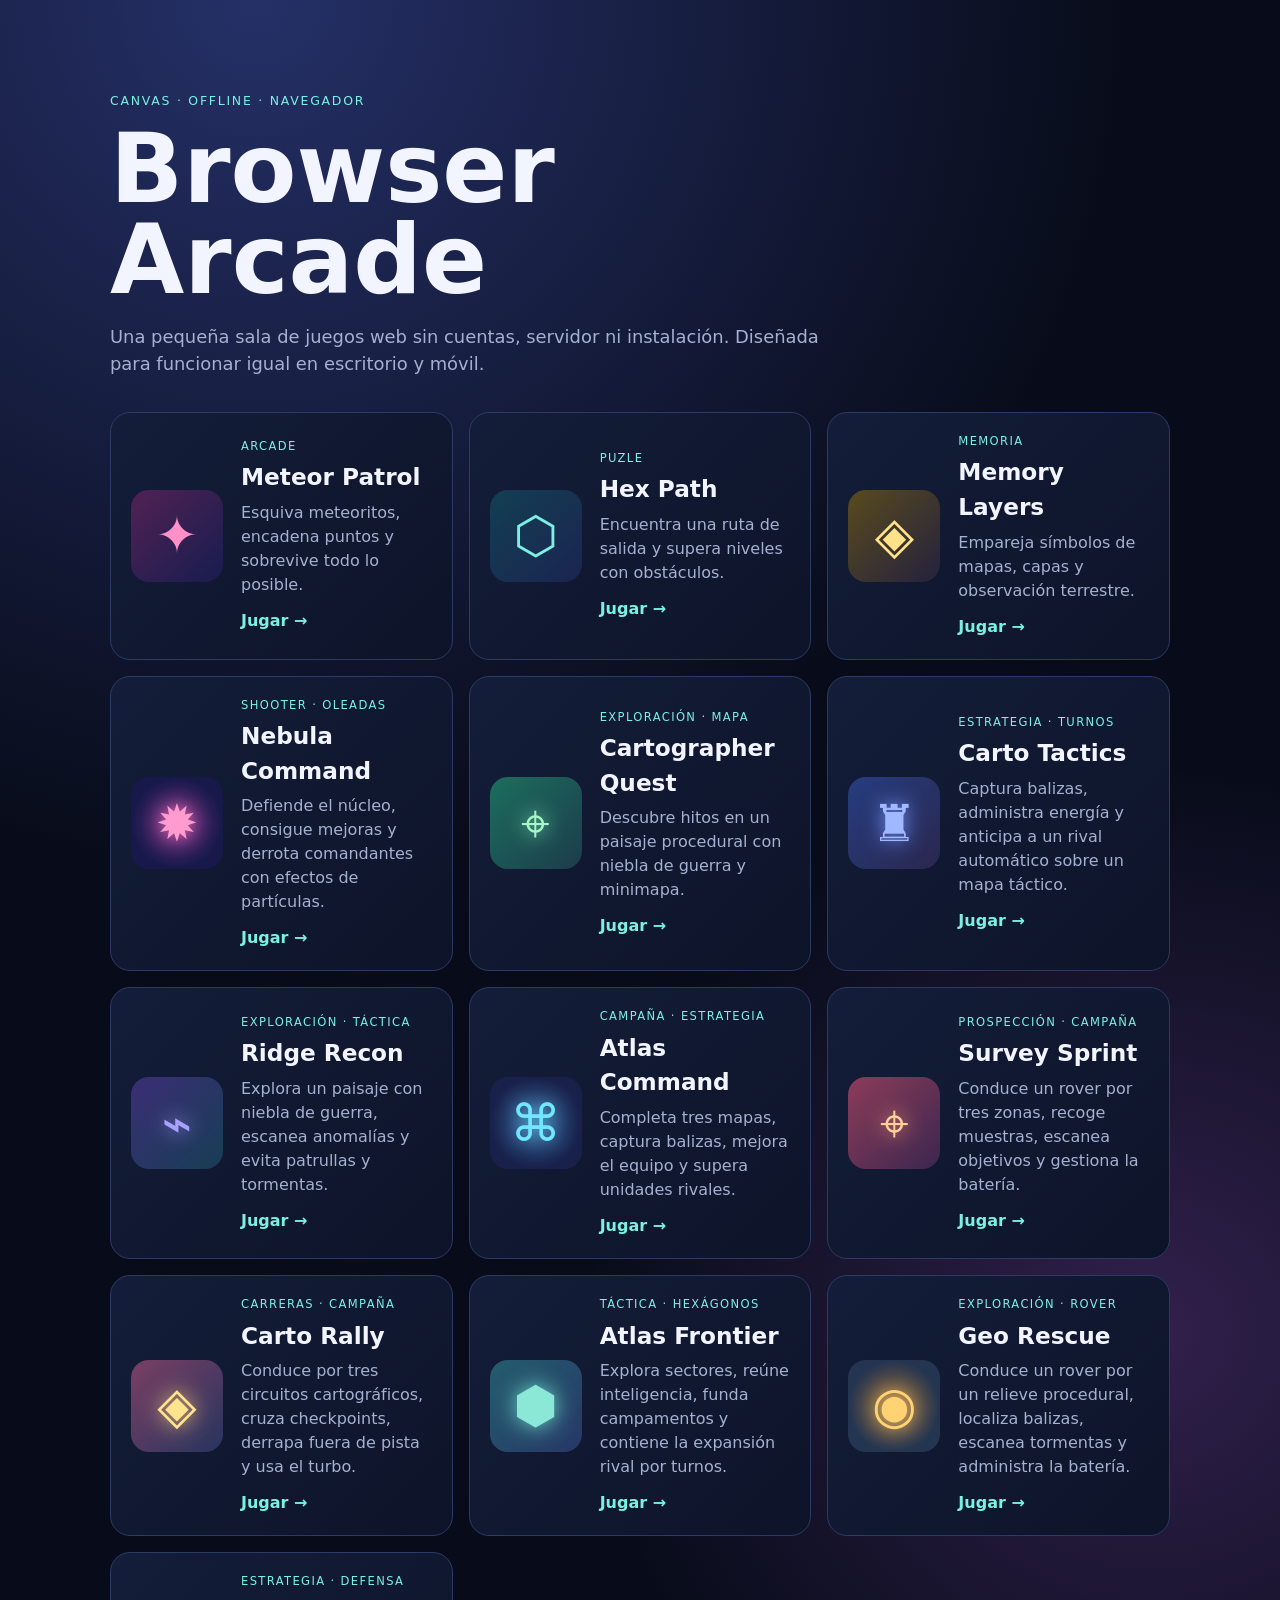
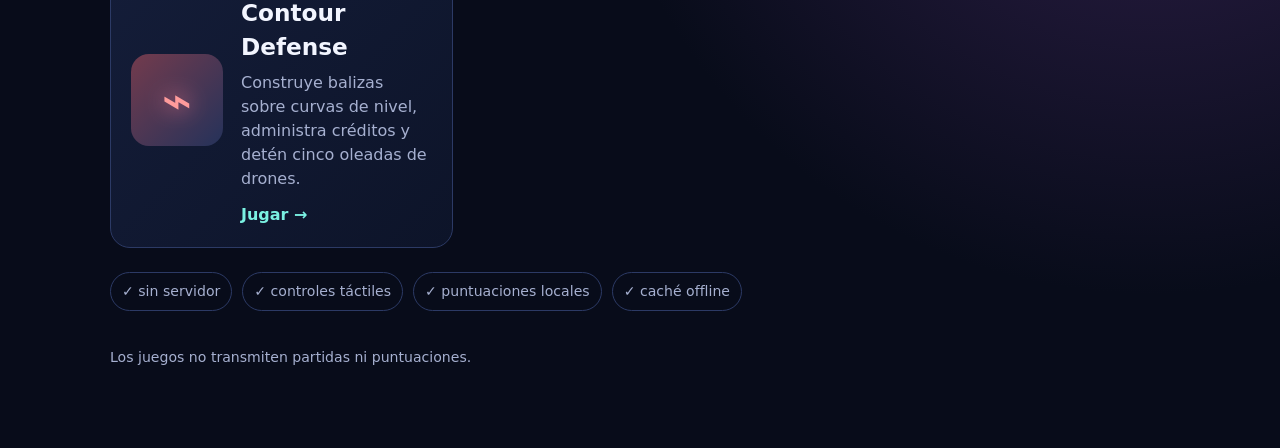
<file: index.html>
<!doctype html>
<html lang="es">
<head>
  <meta charset="utf-8">
  <meta name="viewport" content="width=device-width,initial-scale=1">
  <meta name="theme-color" content="#0b1224">
  <meta name="description" content="Juegos web estáticos que funcionan localmente en el navegador">
  <link rel="manifest" href="manifest.webmanifest">
  <link rel="stylesheet" href="styles.css">
  <title>Browser Arcade Web Tools</title>
</head>
<body>
  <main class="shell">
    <header class="hero"><p class="eyebrow">canvas · offline · navegador</p><h1>Browser Arcade</h1><p>Una pequeña sala de juegos web sin cuentas, servidor ni instalación. Diseñada para funcionar igual en escritorio y móvil.</p></header>
    <section class="games" aria-label="Juegos disponibles">
      <a class="game-card meteor" href="juegos/meteor-patrol/"><span class="art">✦</span><div><p class="tag">arcade</p><h2>Meteor Patrol</h2><p>Esquiva meteoritos, encadena puntos y sobrevive todo lo posible.</p><span class="play">Jugar →</span></div></a>
      <a class="game-card path" href="juegos/hex-path/"><span class="art">⬡</span><div><p class="tag">puzle</p><h2>Hex Path</h2><p>Encuentra una ruta de salida y supera niveles con obstáculos.</p><span class="play">Jugar →</span></div></a>
      <a class="game-card memory" href="juegos/memory-layers/"><span class="art">◈</span><div><p class="tag">memoria</p><h2>Memory Layers</h2><p>Empareja símbolos de mapas, capas y observación terrestre.</p><span class="play">Jugar →</span></div></a>
      <a class="game-card nebula" href="juegos/nebula-command/"><span class="art">✹</span><div><p class="tag">shooter · oleadas</p><h2>Nebula Command</h2><p>Defiende el núcleo, consigue mejoras y derrota comandantes con efectos de partículas.</p><span class="play">Jugar →</span></div></a>
      <a class="game-card cartographer" href="juegos/cartographer-quest/"><span class="art">⌖</span><div><p class="tag">exploración · mapa</p><h2>Cartographer Quest</h2><p>Descubre hitos en un paisaje procedural con niebla de guerra y minimapa.</p><span class="play">Jugar →</span></div></a>
      <a class="game-card tactics" href="juegos/carto-tactics/"><span class="art">♜</span><div><p class="tag">estrategia · turnos</p><h2>Carto Tactics</h2><p>Captura balizas, administra energía y anticipa a un rival automático sobre un mapa táctico.</p><span class="play">Jugar →</span></div></a>
      <a class="game-card ridge" href="juegos/ridge-recon/"><span class="art">⌁</span><div><p class="tag">exploración · táctica</p><h2>Ridge Recon</h2><p>Explora un paisaje con niebla de guerra, escanea anomalías y evita patrullas y tormentas.</p><span class="play">Jugar →</span></div></a>
      <a class="game-card command" href="juegos/atlas-command/"><span class="art">⌘</span><div><p class="tag">campaña · estrategia</p><h2>Atlas Command</h2><p>Completa tres mapas, captura balizas, mejora el equipo y supera unidades rivales.</p><span class="play">Jugar →</span></div></a>
      <a class="game-card survey" href="juegos/survey-sprint/"><span class="art">⌖</span><div><p class="tag">prospección · campaña</p><h2>Survey Sprint</h2><p>Conduce un rover por tres zonas, recoge muestras, escanea objetivos y gestiona la batería.</p><span class="play">Jugar →</span></div></a>
      <a class="game-card rally" href="juegos/carto-rally/"><span class="art">◈</span><div><p class="tag">carreras · campaña</p><h2>Carto Rally</h2><p>Conduce por tres circuitos cartográficos, cruza checkpoints, derrapa fuera de pista y usa el turbo.</p><span class="play">Jugar →</span></div></a>
      <a class="game-card frontier" href="juegos/atlas-frontier/"><span class="art">⬢</span><div><p class="tag">táctica · hexágonos</p><h2>Atlas Frontier</h2><p>Explora sectores, reúne inteligencia, funda campamentos y contiene la expansión rival por turnos.</p><span class="play">Jugar →</span></div></a>
      <a class="game-card rescue" href="juegos/geo-rescue/"><span class="art">◉</span><div><p class="tag">exploración · rover</p><h2>Geo Rescue</h2><p>Conduce un rover por un relieve procedural, localiza balizas, escanea tormentas y administra la batería.</p><span class="play">Jugar →</span></div></a>
      <a class="game-card defense" href="juegos/contour-defense/"><span class="art">⌁</span><div><p class="tag">estrategia · defensa</p><h2>Contour Defense</h2><p>Construye balizas sobre curvas de nivel, administra créditos y detén cinco oleadas de drones.</p><span class="play">Jugar →</span></div></a>
    </section>
    <section class="features"><span>✓ sin servidor</span><span>✓ controles táctiles</span><span>✓ puntuaciones locales</span><span>✓ caché offline</span></section>
    <footer>Los juegos no transmiten partidas ni puntuaciones.</footer>
  </main>
  <script>if('serviceWorker'in navigator)navigator.serviceWorker.register('./sw.js').catch(()=>{});</script>
</body>
</html>
</file>
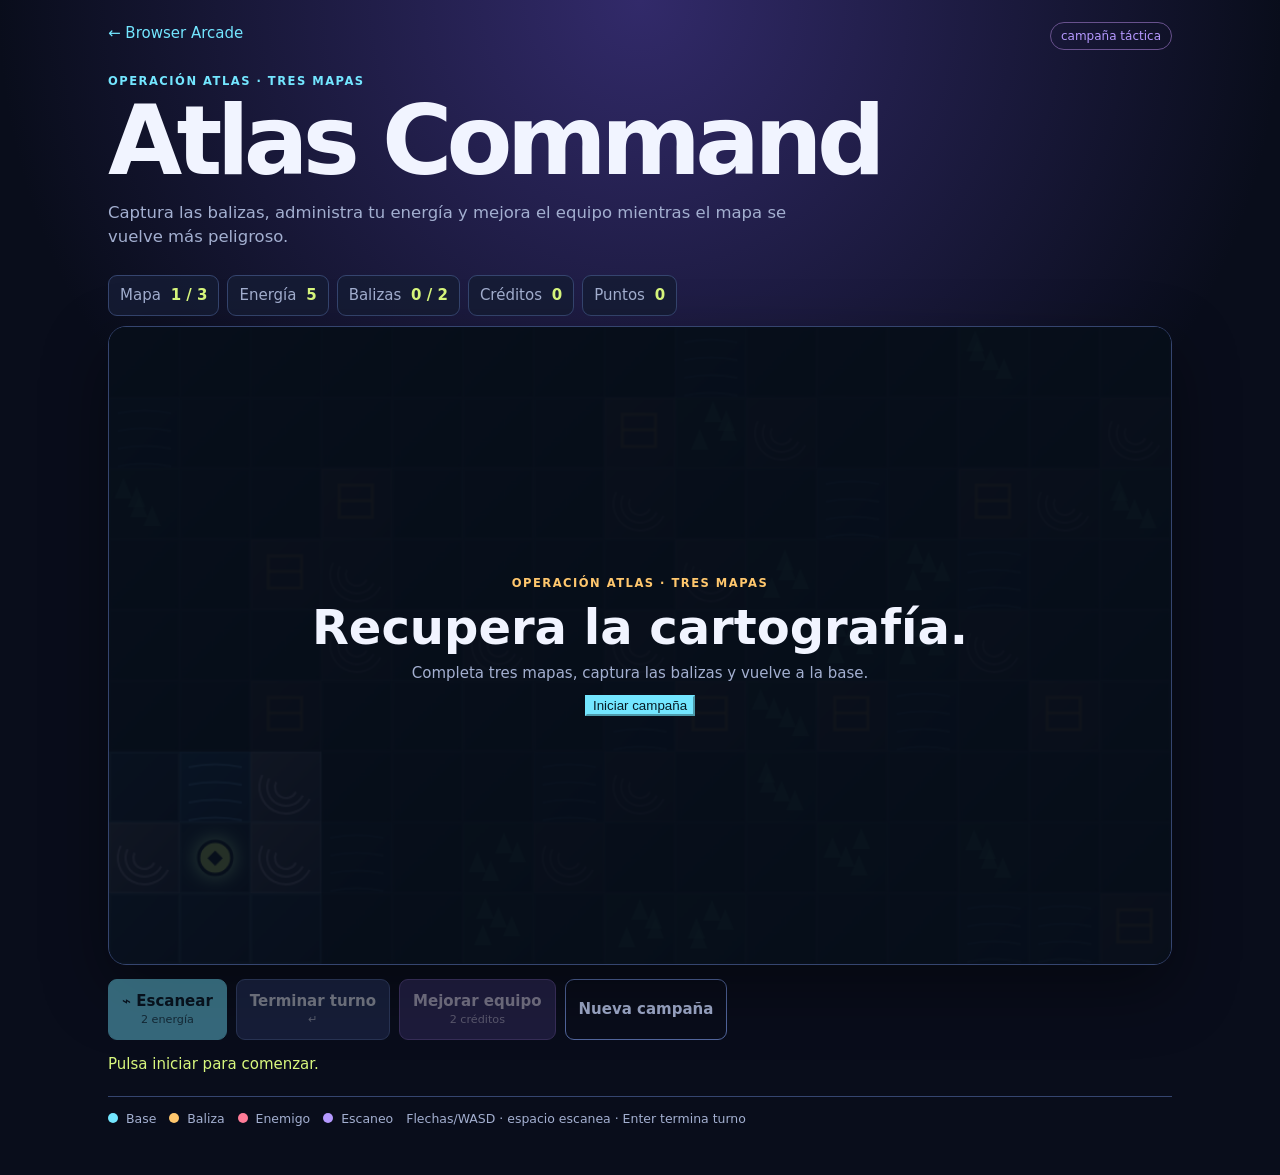
<file: juegos/atlas-command/index.html>
<!doctype html>
<html lang="es">
<head>
  <meta charset="utf-8">
  <meta name="viewport" content="width=device-width,initial-scale=1,viewport-fit=cover">
  <meta name="description" content="Atlas Command, campaña táctica de exploración y captura de balizas para navegador y móvil.">
  <title>Atlas Command · Browser Arcade</title>
  <link rel="stylesheet" href="styles.css">
</head>
<body>
  <main class="game"><header class="hero"><a href="../../">← Browser Arcade</a><span class="badge">campaña táctica</span><p class="eyebrow">OPERACIÓN ATLAS · TRES MAPAS</p><h1>Atlas Command</h1><p>Captura las balizas, administra tu energía y mejora el equipo mientras el mapa se vuelve más peligroso.</p></header>
    <section class="hud" aria-label="Estado de campaña"><span>Mapa <b id="stage">1 / 3</b></span><span>Energía <b id="energy">5</b></span><span>Balizas <b id="beacons">0 / 2</b></span><span>Créditos <b id="credits">0</b></span><span>Puntos <b id="score">0</b></span></section>
    <section class="board-wrap"><canvas id="board" width="960" height="576" aria-label="Mapa táctico de Atlas Command"></canvas><div id="message" class="message"><p class="eyebrow">OPERACIÓN ATLAS</p><strong>Recupera la cartografía.</strong><span>Completa tres mapas, escanea la niebla y vuelve a la base después de capturar cada baliza.</span><button id="start" type="button" class="primary">Iniciar campaña</button></div></section>
    <section class="controls"><div class="actions"><button id="scan" type="button" class="primary" disabled>⌁ Escanear <small>2 energía</small></button><button id="end" type="button" class="secondary" disabled>Terminar turno <small>↵</small></button><button id="upgrade" type="button" class="upgrade" disabled>Mejorar equipo <small>2 créditos</small></button><button id="restart" type="button" class="ghost">Nueva campaña</button></div><div class="touch" aria-label="Controles táctiles"><button type="button" data-move="up" aria-label="Mover arriba">↑</button><div><button type="button" data-move="left" aria-label="Mover izquierda">←</button><button type="button" data-move="down" aria-label="Mover abajo">↓</button><button type="button" data-move="right" aria-label="Mover derecha">→</button></div></div><p id="status" class="status" role="status">Pulsa iniciar para comenzar.</p></section>
    <section class="legend"><span><i class="dot base"></i> Base</span><span><i class="dot beacon"></i> Baliza</span><span><i class="dot enemy"></i> Enemigo</span><span><i class="dot scan"></i> Escaneo</span><span>Flechas/WASD · espacio escanea · Enter termina turno</span></section>
  </main>
  <script src="app.js?v=atlas-command-1"></script>
</body>
</html>
</file>
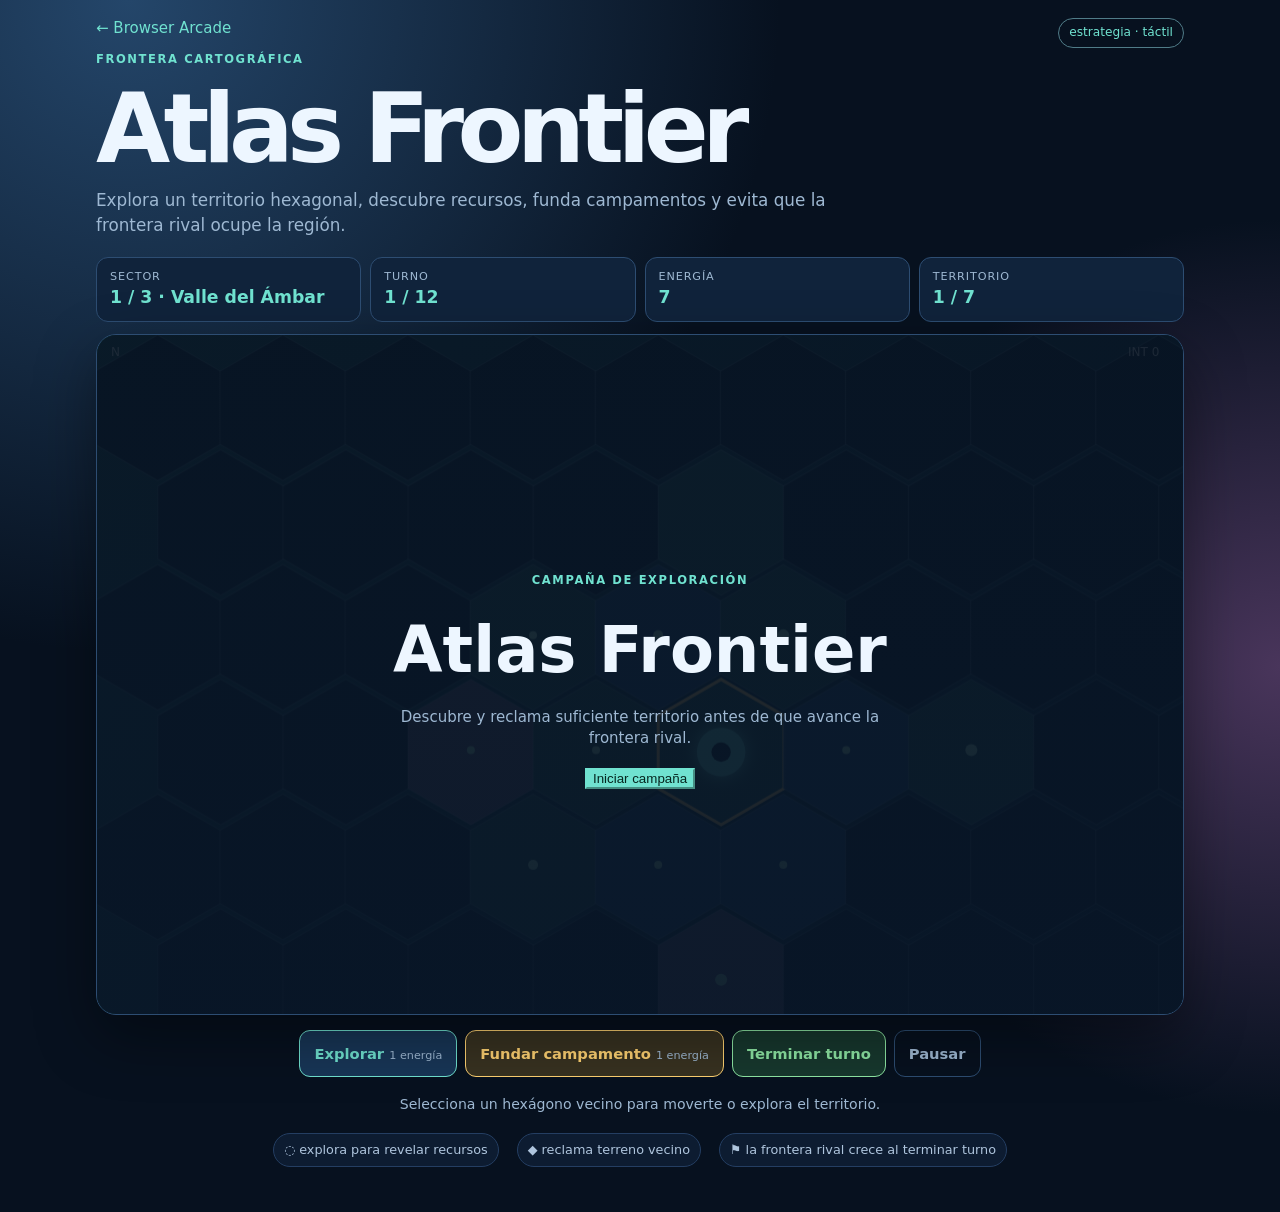
<file: juegos/atlas-frontier/index.html>
<!doctype html>
<html lang="es">
<head>
  <meta charset="utf-8">
  <meta name="viewport" content="width=device-width,initial-scale=1">
  <meta name="theme-color" content="#0a1424">
  <meta name="description" content="Juego táctico hexagonal de exploración cartográfica con campaña y recursos.">
  <link rel="stylesheet" href="styles.css">
  <title>Atlas Frontier · Browser Arcade</title>
</head>
<body>
  <main class="game">
    <header><a href="../../">← Browser Arcade</a><span class="badge">estrategia · táctil</span><p class="eyebrow">frontera cartográfica</p><h1>Atlas Frontier</h1><p class="intro">Explora un territorio hexagonal, descubre recursos, funda campamentos y evita que la frontera rival ocupe la región.</p></header>
    <section class="hud" aria-label="Estado de campaña"><div><span>Sector</span><b id="mission">1 / 3</b></div><div><span>Turno</span><b id="turn">1 / 12</b></div><div><span>Energía</span><b id="energy">7</b></div><div><span>Territorio</span><b id="territory">1 / 7</b></div></section>
    <section class="stage"><canvas id="canvas" aria-label="Mapa táctico hexagonal"></canvas><div class="overlay" id="overlay"><p class="eyebrow">campaña de exploración</p><h2 id="overlayTitle">Atlas Frontier</h2><p id="overlayText">Descubre y reclama suficiente territorio antes de que avance la frontera rival.</p><button type="button" id="start" class="primary">Iniciar campaña</button></div></section>
    <section class="actions" aria-label="Acciones de campaña"><button type="button" id="survey" class="scan">Explorar <span>1 energía</span></button><button type="button" id="claim" class="claim">Fundar campamento <span>1 energía</span></button><button type="button" id="end" class="end">Terminar turno</button><button type="button" id="pause" class="ghost">Pausar</button></section>
    <p id="status" class="status" role="status" aria-live="polite">Toca un hexágono para seleccionarlo · S explora · A funda · E termina turno.</p>
    <section class="tips"><span>◌ explora para revelar recursos</span><span>◆ reclama terreno vecino</span><span>⚑ la frontera rival crece al terminar turno</span></section>
  </main>
  <script src="app.js"></script>
</body>
</html>
</file>
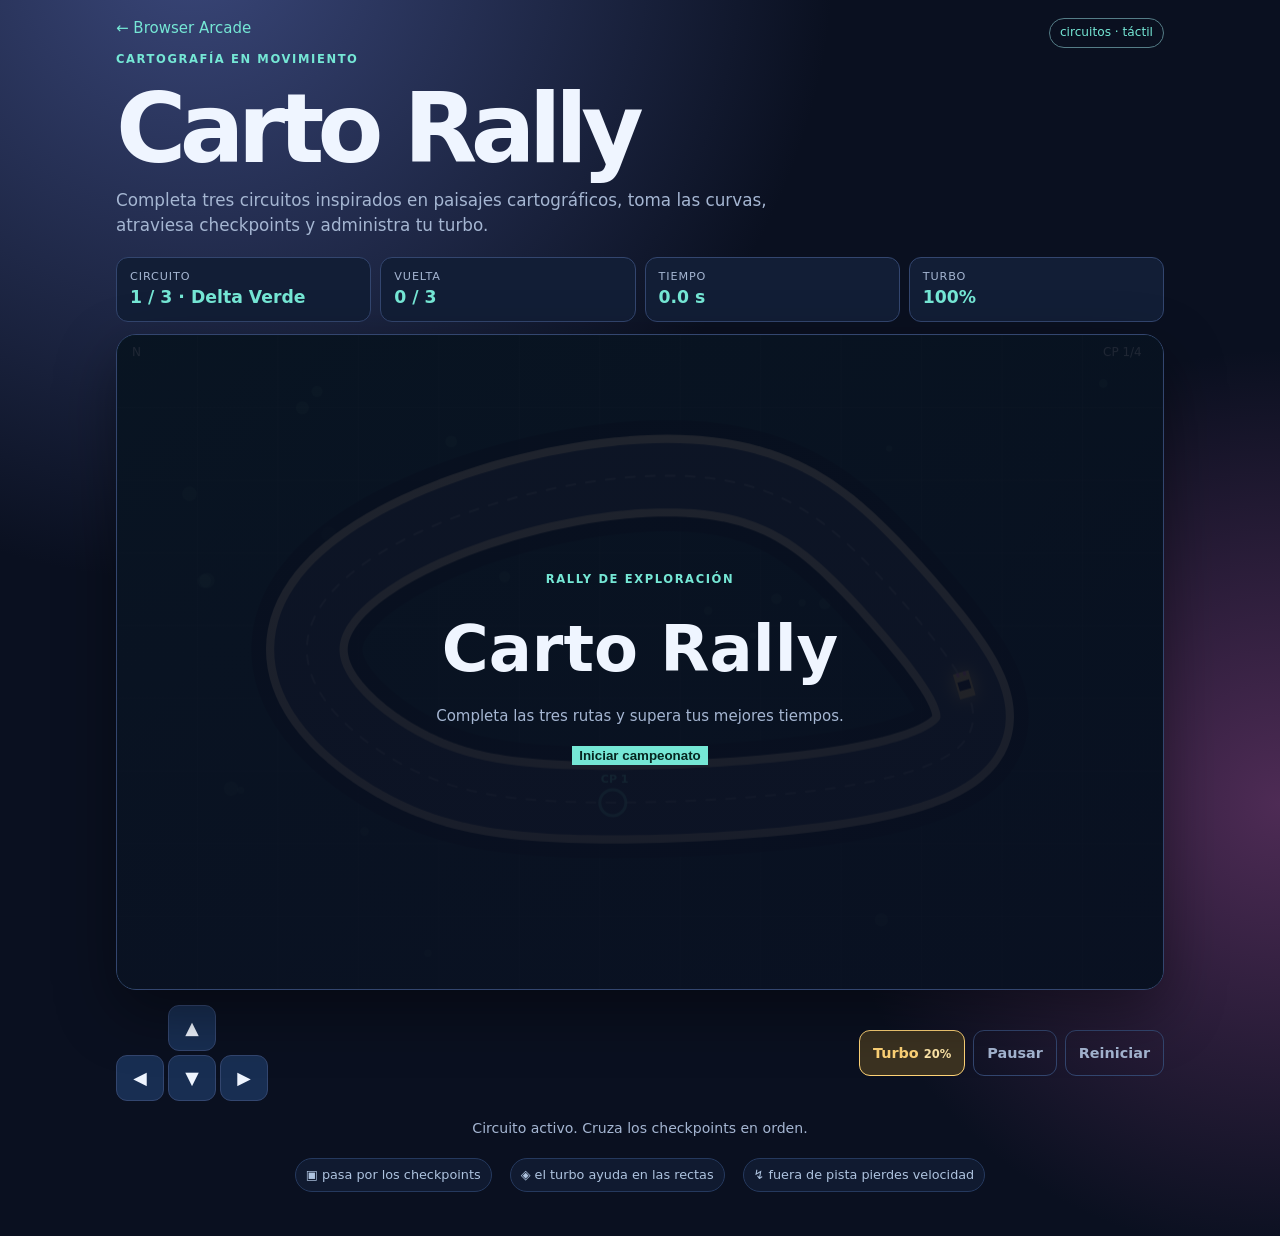
<file: juegos/carto-rally/index.html>
<!doctype html>
<html lang="es">
<head>
  <meta charset="utf-8">
  <meta name="viewport" content="width=device-width,initial-scale=1">
  <meta name="theme-color" content="#0d1427">
  <meta name="description" content="Juego de carreras cartográficas con circuitos, checkpoints y controles móviles.">
  <link rel="stylesheet" href="styles.css">
  <title>Carto Rally · Browser Arcade</title>
</head>
<body>
  <main class="game">
    <header><a href="../../">← Browser Arcade</a><span class="badge">circuitos · táctil</span><p class="eyebrow">cartografía en movimiento</p><h1>Carto Rally</h1><p class="intro">Completa tres circuitos inspirados en paisajes cartográficos, toma las curvas, atraviesa checkpoints y administra tu turbo.</p></header>
    <section class="hud" aria-label="Estado de la carrera"><div><span>Circuito</span><b id="course">Preparación</b></div><div><span>Vuelta</span><b id="lap">0 / 3</b></div><div><span>Tiempo</span><b id="time">0.0 s</b></div><div><span>Turbo</span><b id="boost">100%</b></div></section>
    <section class="stage"><canvas id="canvas" aria-label="Circuito de carreras cartográfico"></canvas><div class="overlay" id="overlay"><p class="eyebrow">rally de exploración</p><h2 id="overlayTitle">Carto Rally</h2><p id="overlayText">Completa las tres rutas y supera tus mejores tiempos.</p><button type="button" id="start" class="primary">Iniciar campeonato</button></div></section>
    <section class="controls" aria-label="Controles de carrera"><div class="dpad"><button type="button" data-key="up" aria-label="Acelerar">▲</button><div><button type="button" data-key="left" aria-label="Girar a la izquierda">◀</button><button type="button" data-key="down" aria-label="Frenar">▼</button><button type="button" data-key="right" aria-label="Girar a la derecha">▶</button></div></div><div class="actions"><button type="button" id="turbo" class="turbo">Turbo <span>20%</span></button><button type="button" id="pause" class="ghost">Pausar</button><button type="button" id="restart" class="ghost">Reiniciar</button></div></section>
    <p id="status" class="status" role="status" aria-live="polite">Flechas/WASD para conducir · espacio para usar turbo · disponible en móvil.</p>
    <section class="tips"><span>▣ pasa por los checkpoints</span><span>◈ el turbo ayuda en las rectas</span><span>↯ fuera de pista pierdes velocidad</span></section>
  </main>
  <script src="app.js"></script>
</body>
</html>
</file>
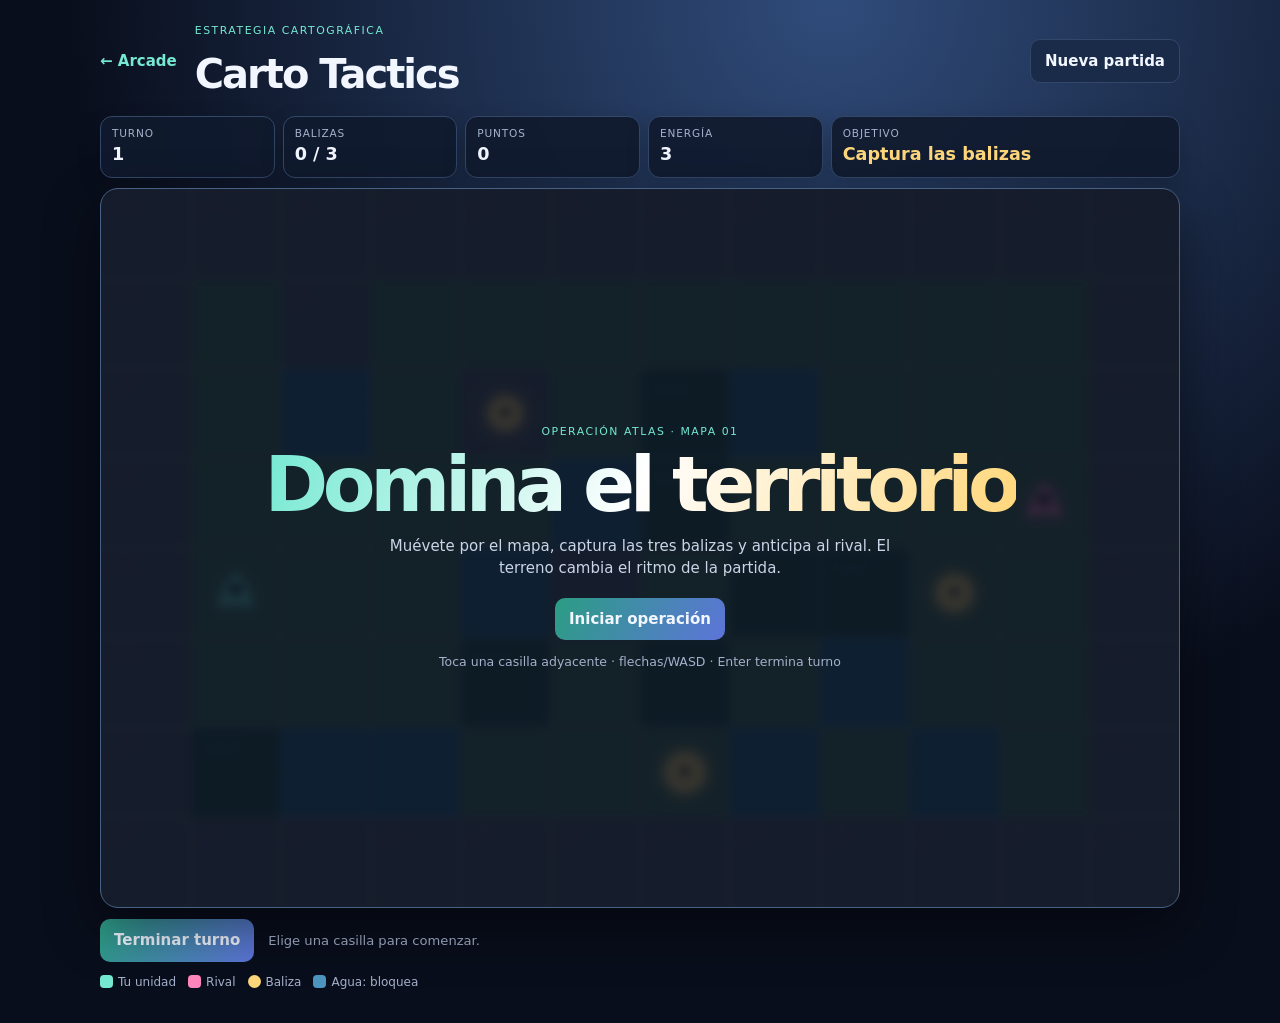
<file: juegos/carto-tactics/index.html>
<!doctype html><html lang="es"><head><meta charset="utf-8"><meta name="viewport" content="width=device-width,initial-scale=1,viewport-fit=cover"><meta name="theme-color" content="#101a2e"><title>Carto Tactics · Browser Arcade</title><link rel="stylesheet" href="styles.css"></head><body><main class="game-shell"><header class="topbar"><a href="../../">← Arcade</a><div><span class="eyebrow">estrategia cartográfica</span><h1>Carto Tactics</h1></div><button id="new" class="secondary" type="button">Nueva partida</button></header><section class="hud"><div><span>Turno</span><strong id="turn">1</strong></div><div><span>Balizas</span><strong id="beacons">0 / 3</strong></div><div><span>Puntos</span><strong id="score">0</strong></div><div><span>Energía</span><strong id="energy">3</strong></div><div class="objective"><span>Objetivo</span><strong id="objective">Captura las balizas</strong></div></section><section class="arena-wrap"><canvas id="board" width="960" height="640" aria-label="Mapa táctico por turnos"></canvas><div id="message" class="message"><p class="eyebrow">operación atlas · mapa 01</p><h2>Domina el territorio</h2><p>Muévete por el mapa, captura las tres balizas y anticipa al rival. El terreno cambia el ritmo de la partida.</p><button id="start" class="primary" type="button">Iniciar operación</button><small>Toca una casilla adyacente · flechas/WASD · Enter termina turno</small></div></section><div class="actions"><button id="end" class="primary" type="button" disabled>Terminar turno</button><span id="status" role="status">Elige una casilla para comenzar.</span></div><div class="legend"><span><i class="player"></i> Tu unidad</span><span><i class="rival"></i> Rival</span><span><i class="beacon"></i> Baliza</span><span><i class="water"></i> Agua: bloquea</span></div></main><script src="app.js"></script></body></html>
</file>
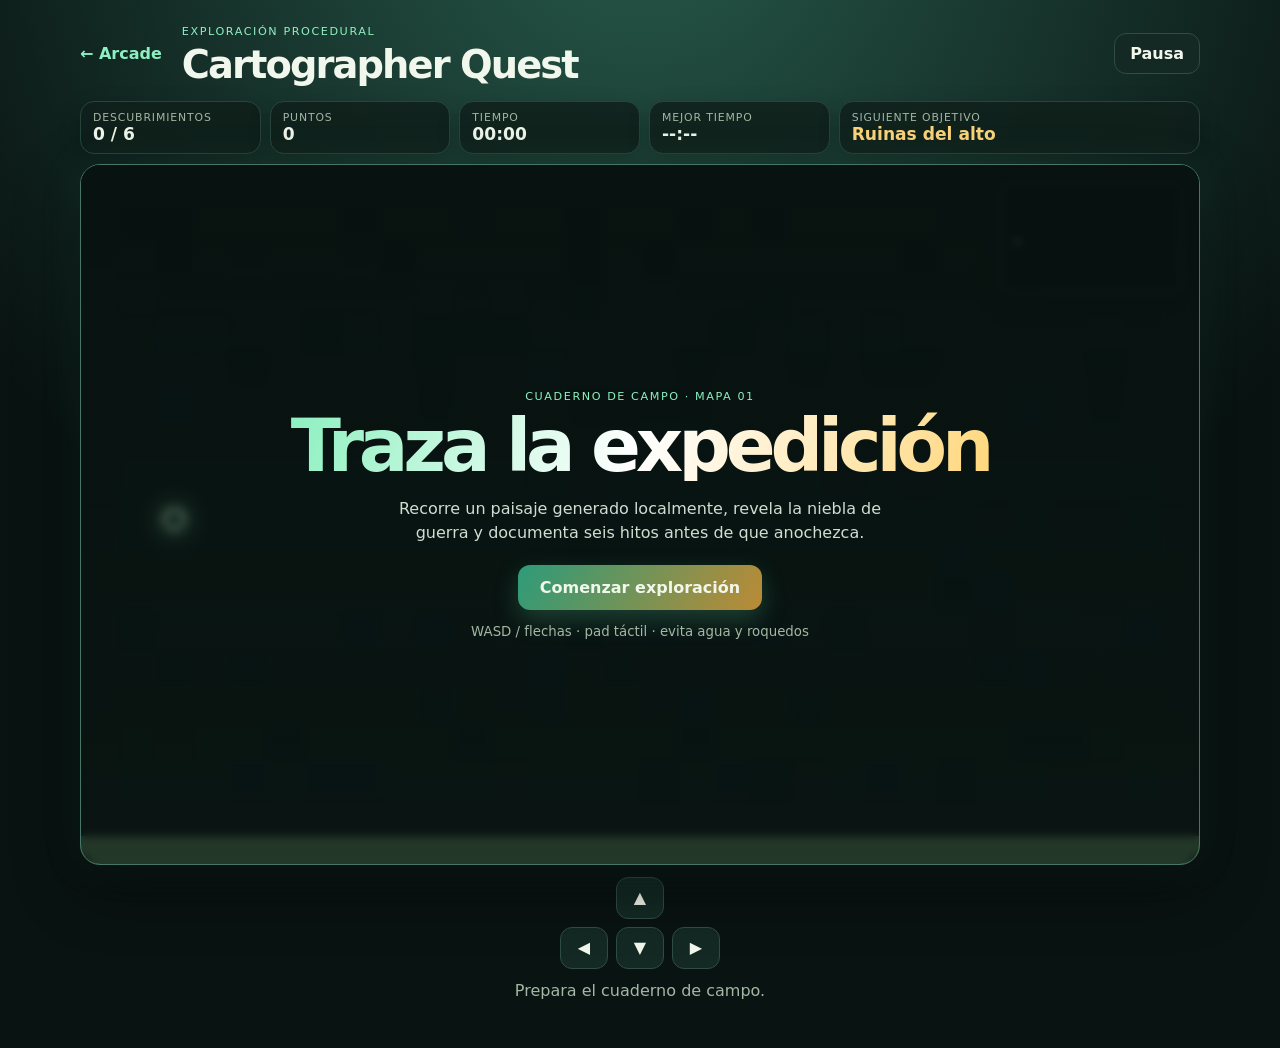
<file: juegos/cartographer-quest/index.html>
<!doctype html>
<html lang="es">
<head>
  <meta charset="utf-8">
  <meta name="viewport" content="width=device-width,initial-scale=1,viewport-fit=cover">
  <meta name="theme-color" content="#0b1718">
  <title>Cartographer Quest · Browser Arcade</title>
  <link rel="stylesheet" href="styles.css">
</head>
<body>
  <main class="game-shell">
    <header class="topbar">
      <a href="../../">← Arcade</a>
      <div><span class="eyebrow">exploración procedural</span><h1>Cartographer Quest</h1></div>
      <button id="pause" class="secondary" type="button">Pausa</button>
    </header>
    <section class="hud" aria-label="Estado de la expedición">
      <div><span>Descubrimientos</span><strong id="found">0 / 6</strong></div>
      <div><span>Puntos</span><strong id="score">0</strong></div>
      <div><span>Tiempo</span><strong id="time">00:00</strong></div>
      <div><span>Mejor tiempo</span><strong id="best">--:--</strong></div>
      <div class="quest"><span id="questLabel">Objetivo</span><strong id="quest">Busca el primer hito</strong></div>
    </section>
    <section class="map-wrap">
      <canvas id="map" width="960" height="600" aria-label="Mapa de exploración con niebla de guerra"></canvas>
      <canvas id="minimap" width="180" height="110" aria-label="Minimapa"></canvas>
      <div id="message" class="message">
        <p class="eyebrow">cuaderno de campo · mapa 01</p>
        <h2>Traza la expedición</h2>
        <p>Recorre un paisaje generado localmente, revela la niebla de guerra y documenta seis hitos antes de que anochezca.</p>
        <button id="start" class="primary" type="button">Comenzar exploración</button>
        <small>WASD / flechas · pad táctil · evita agua y roquedos</small>
      </div>
    </section>
    <div class="controls" aria-label="Controles táctiles">
      <span></span><button data-key="ArrowUp" type="button">▲</button><span></span>
      <button data-key="ArrowLeft" type="button">◀</button><button data-key="ArrowDown" type="button">▼</button><button data-key="ArrowRight" type="button">▶</button>
    </div>
    <p id="status" class="status" role="status">Prepara el cuaderno de campo.</p>
  </main>
  <script src="app.js"></script>
</body>
</html>
</file>
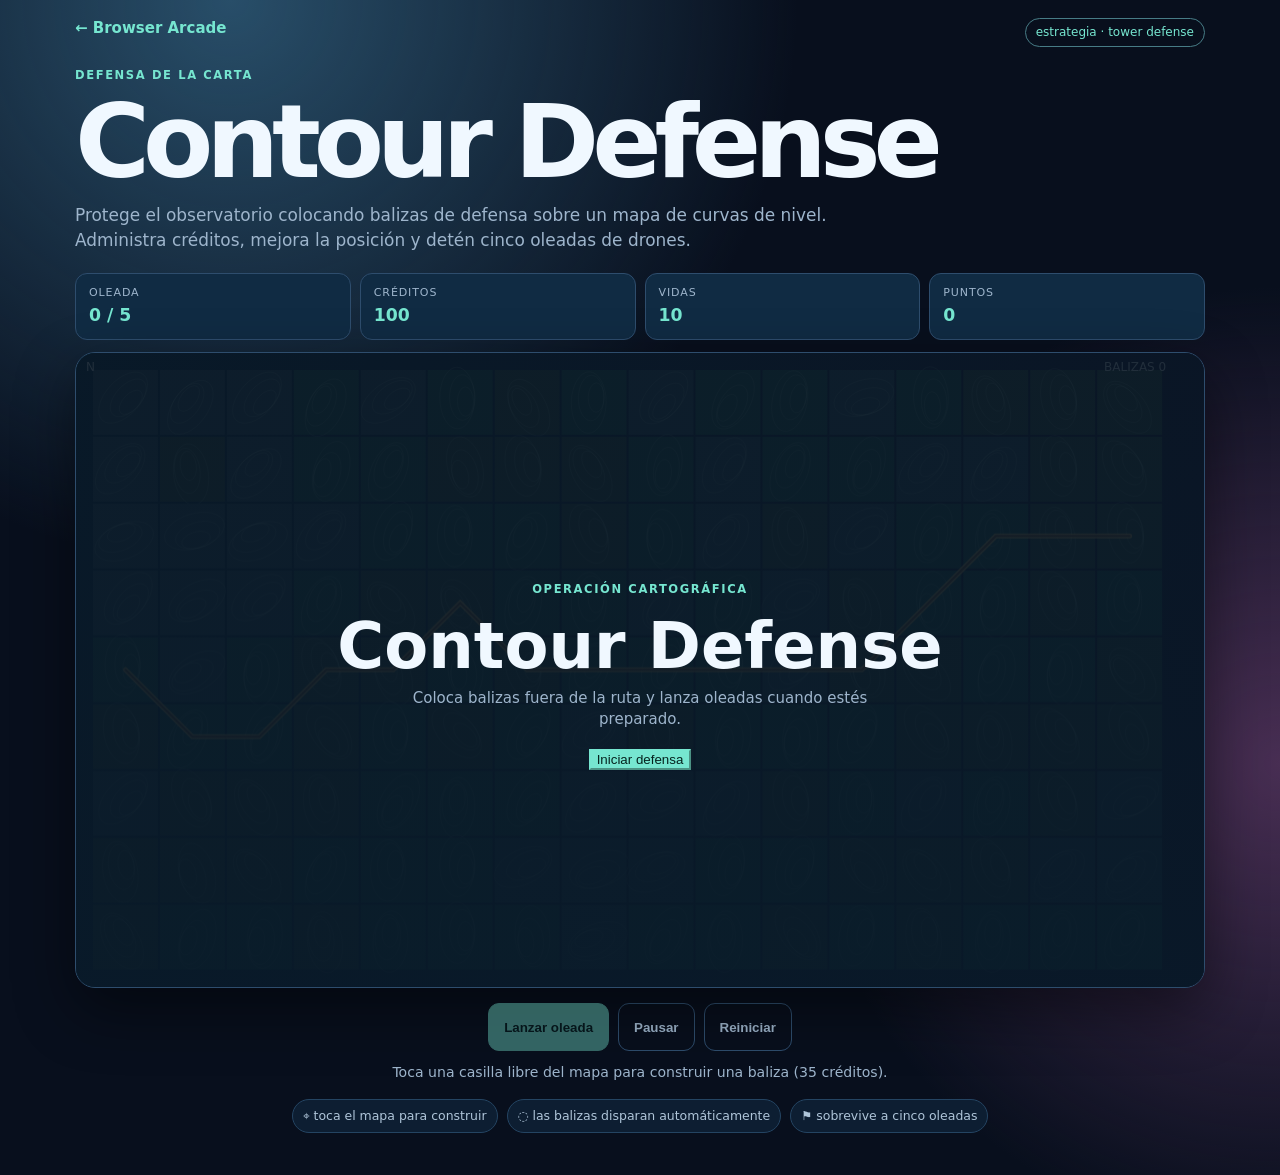
<file: juegos/contour-defense/index.html>
<!doctype html>
<html lang="es">
<head>
  <meta charset="utf-8">
  <meta name="viewport" content="width=device-width,initial-scale=1,viewport-fit=cover">
  <meta name="theme-color" content="#0b1220">
  <meta name="description" content="Tower defense cartográfico sobre un mapa de curvas de nivel.">
  <title>Contour Defense · Browser Arcade</title>
  <link rel="stylesheet" href="styles.css">
</head>
<body>
  <main class="game">
    <header><a href="../../">← Browser Arcade</a><span class="badge">estrategia · tower defense</span><p class="eyebrow">defensa de la carta</p><h1>Contour Defense</h1><p class="intro">Protege el observatorio colocando balizas de defensa sobre un mapa de curvas de nivel. Administra créditos, mejora la posición y detén cinco oleadas de drones.</p></header>
    <section class="hud" aria-label="Estado de la partida"><div><span>Oleada</span><b id="wave">0 / 5</b></div><div><span>Créditos</span><b id="credits">100</b></div><div><span>Vidas</span><b id="lives">10</b></div><div><span>Puntos</span><b id="score">0</b></div></section>
    <section class="stage"><canvas id="canvas" aria-label="Mapa de curvas de nivel y defensa"></canvas><div class="overlay" id="overlay"><p class="eyebrow">operación cartográfica</p><h2 id="overlayTitle">Contour Defense</h2><p id="overlayText">Coloca balizas fuera de la ruta y lanza oleadas cuando estés preparado.</p><button id="start" class="primary" type="button">Iniciar defensa</button></div></section>
    <section class="actions" aria-label="Acciones de juego"><button id="waveBtn" class="primary" type="button">Lanzar oleada</button><button id="pause" class="ghost" type="button">Pausar</button><button id="reset" class="ghost" type="button">Reiniciar</button></section>
    <p id="status" class="status" role="status" aria-live="polite">Toca una casilla libre del mapa para construir una baliza (35 créditos).</p>
    <section class="tips"><span>⌖ toca el mapa para construir</span><span>◌ las balizas disparan automáticamente</span><span>⚑ sobrevive a cinco oleadas</span></section>
  </main>
  <script src="app.js"></script>
</body>
</html>
</file>
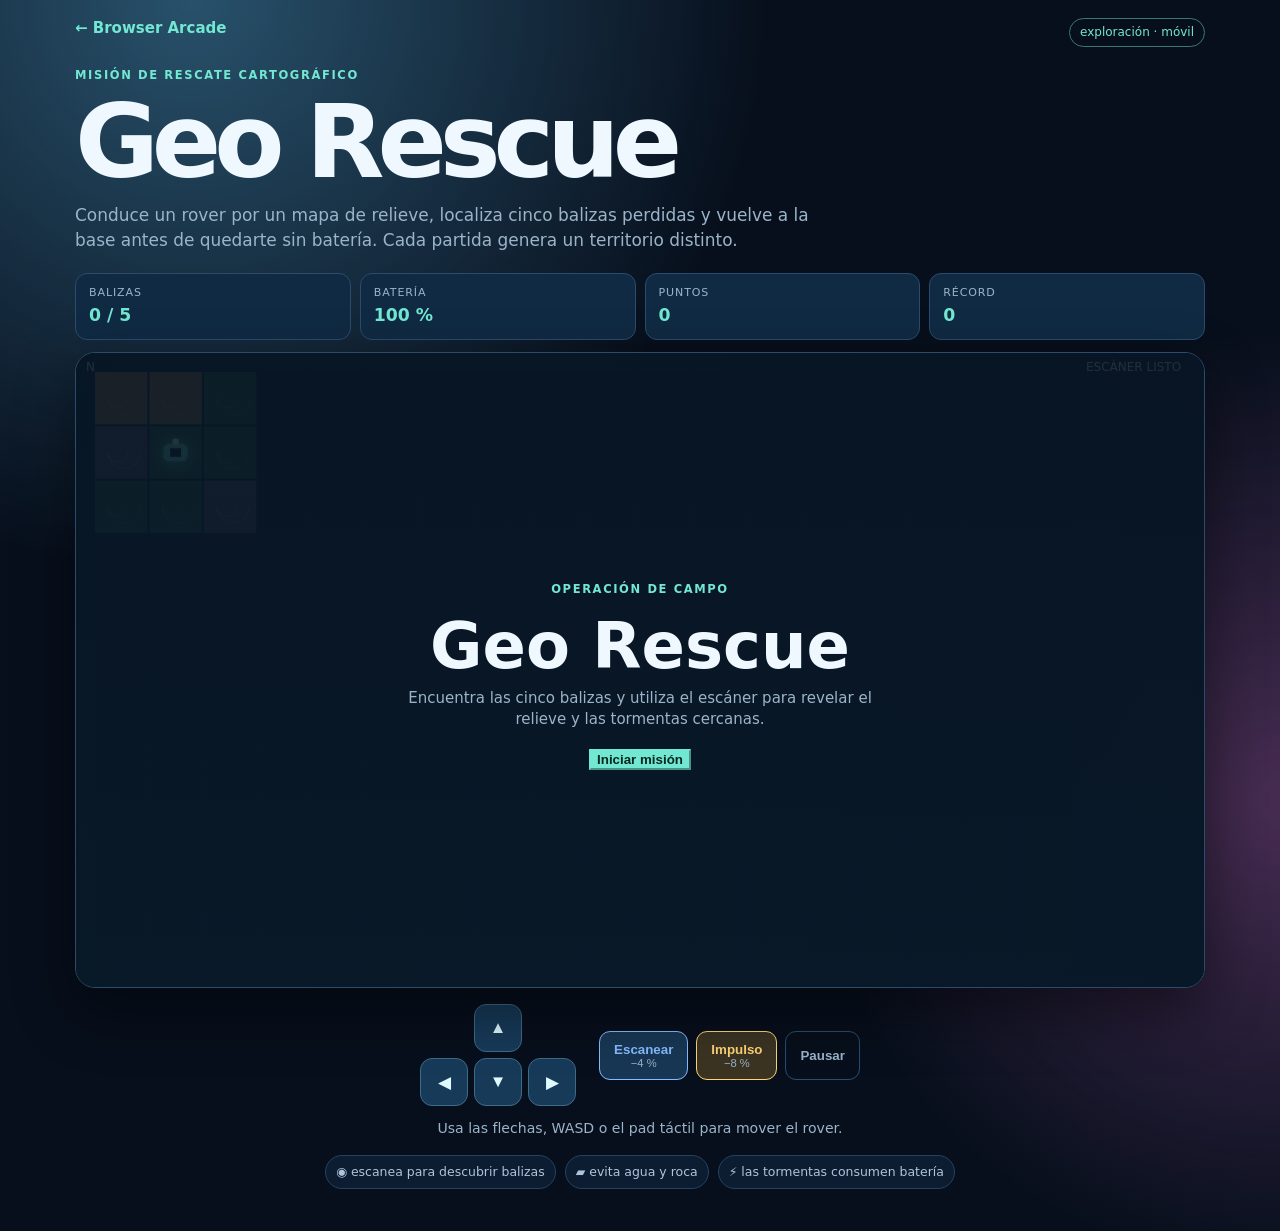
<file: juegos/geo-rescue/index.html>
<!doctype html>
<html lang="es">
<head>
  <meta charset="utf-8">
  <meta name="viewport" content="width=device-width,initial-scale=1,viewport-fit=cover">
  <meta name="theme-color" content="#08111f">
  <meta name="description" content="Juego de exploración cartográfica con rover, balizas, relieve y tormentas.">
  <title>Geo Rescue · Browser Arcade</title>
  <link rel="stylesheet" href="styles.css">
</head>
<body>
  <main class="game">
    <header class="topbar"><a href="../../">← Browser Arcade</a><span class="badge">exploración · móvil</span><p class="eyebrow">misión de rescate cartográfico</p><h1>Geo Rescue</h1><p class="intro">Conduce un rover por un mapa de relieve, localiza cinco balizas perdidas y vuelve a la base antes de quedarte sin batería. Cada partida genera un territorio distinto.</p></header>
    <section class="hud" aria-label="Estado de la misión"><div><span>Balizas</span><b id="beacons">0 / 5</b></div><div><span>Batería</span><b id="battery">100 %</b></div><div><span>Puntos</span><b id="score">0</b></div><div><span>Récord</span><b id="best">0</b></div></section>
    <section class="stage"><canvas id="canvas" aria-label="Mapa de exploración de Geo Rescue"></canvas><div class="overlay" id="overlay"><p class="eyebrow">operación de campo</p><h2 id="overlayTitle">Geo Rescue</h2><p id="overlayText">Encuentra las cinco balizas y utiliza el escáner para revelar el relieve y las tormentas cercanas.</p><button id="start" class="primary" type="button">Iniciar misión</button></div></section>
    <section class="controls" aria-label="Controles de la misión">
      <div class="dpad" aria-label="Mover rover">
        <button type="button" data-move="up" aria-label="Mover arriba">▲</button>
        <button type="button" data-move="left" aria-label="Mover izquierda">◀</button>
        <button type="button" data-move="down" aria-label="Mover abajo">▼</button>
        <button type="button" data-move="right" aria-label="Mover derecha">▶</button>
      </div>
      <div class="actions"><button id="scan" class="scan" type="button">Escanear <span>−4 %</span></button><button id="boost" class="boost" type="button">Impulso <span>−8 %</span></button><button id="pause" class="ghost" type="button">Pausar</button></div>
    </section>
    <p id="status" class="status" role="status" aria-live="polite">Usa las flechas, WASD o el pad táctil para mover el rover.</p>
    <section class="tips"><span>◉ escanea para descubrir balizas</span><span>▰ evita agua y roca</span><span>⚡ las tormentas consumen batería</span></section>
  </main>
  <script src="app.js"></script>
</body>
</html>
</file>
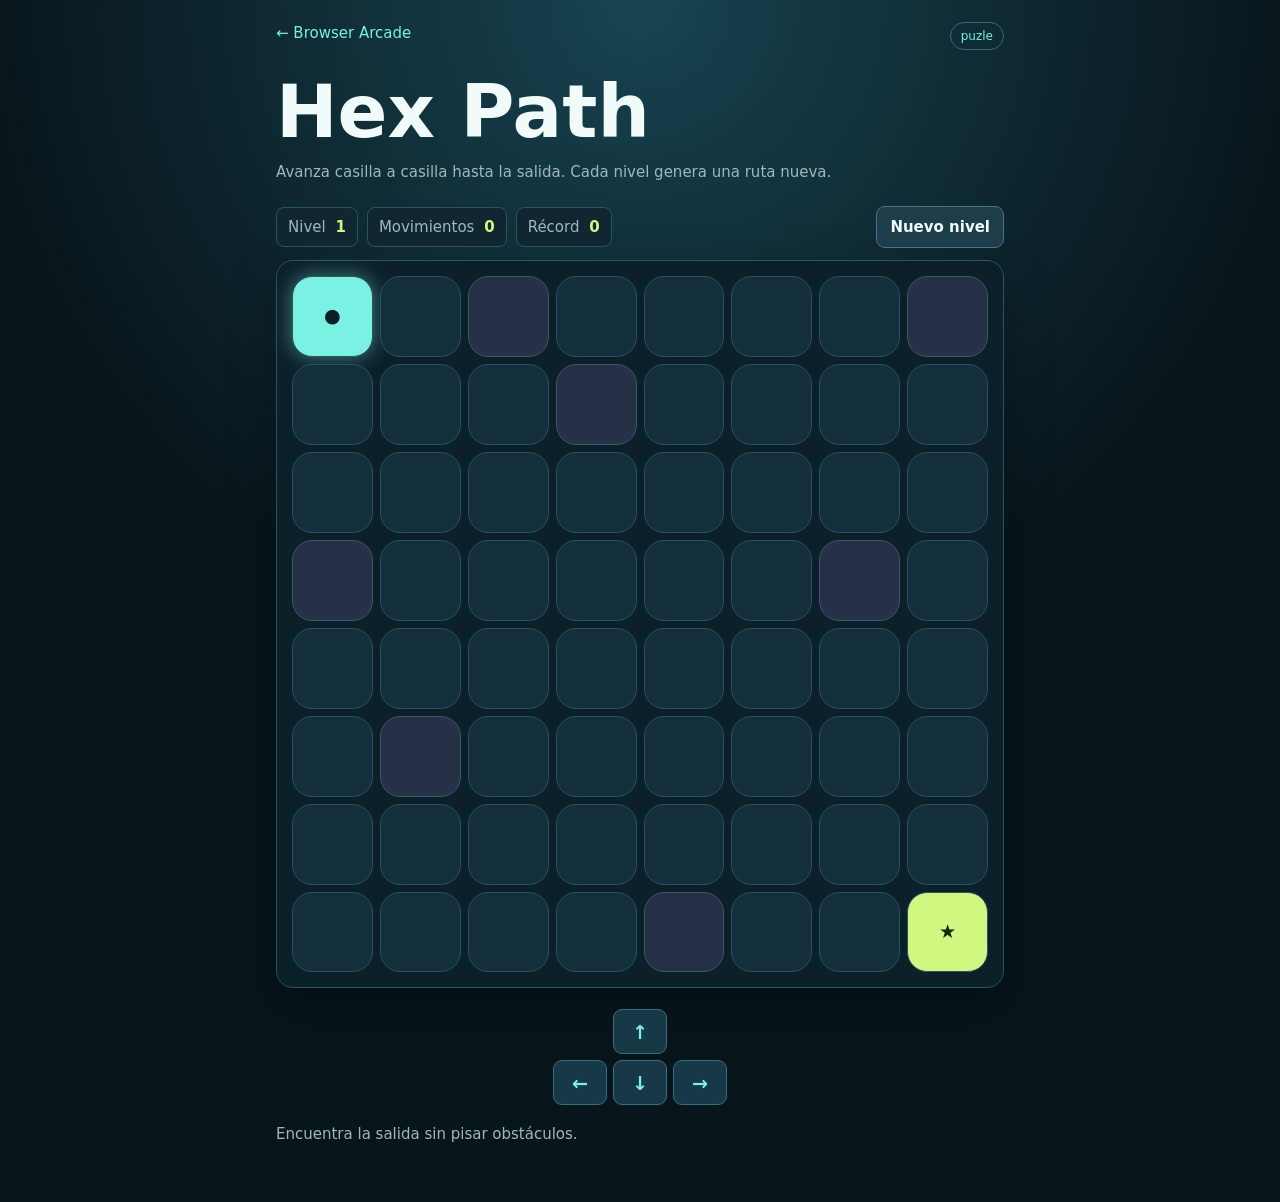
<file: juegos/hex-path/index.html>
<!doctype html><html lang="es"><head><meta charset="utf-8"><meta name="viewport" content="width=device-width,initial-scale=1"><meta name="description" content="Hex Path, rompecabezas de rutas local"><title>Hex Path · Browser Arcade</title><link rel="stylesheet" href="styles.css"></head><body><main class="game"><header><a href="../../">← Browser Arcade</a><span class="badge">puzle</span><h1>Hex Path</h1><p>Avanza casilla a casilla hasta la salida. Cada nivel genera una ruta nueva.</p></header><section class="topbar"><span>Nivel <b id="level">1</b></span><span>Movimientos <b id="moves">0</b></span><span>Récord <b id="best">0</b></span><button id="new" class="secondary">Nuevo nivel</button></section><section id="grid" class="grid" aria-label="Tablero de Hex Path"></section><div class="mobile-controls"><button data-dir="up">↑</button><div><button data-dir="left">←</button><button data-dir="down">↓</button><button data-dir="right">→</button></div></div><p id="status" class="status">Usa las flechas, WASD o pulsa una casilla adyacente.</p></main><script src="app.js"></script></body></html>
</file>
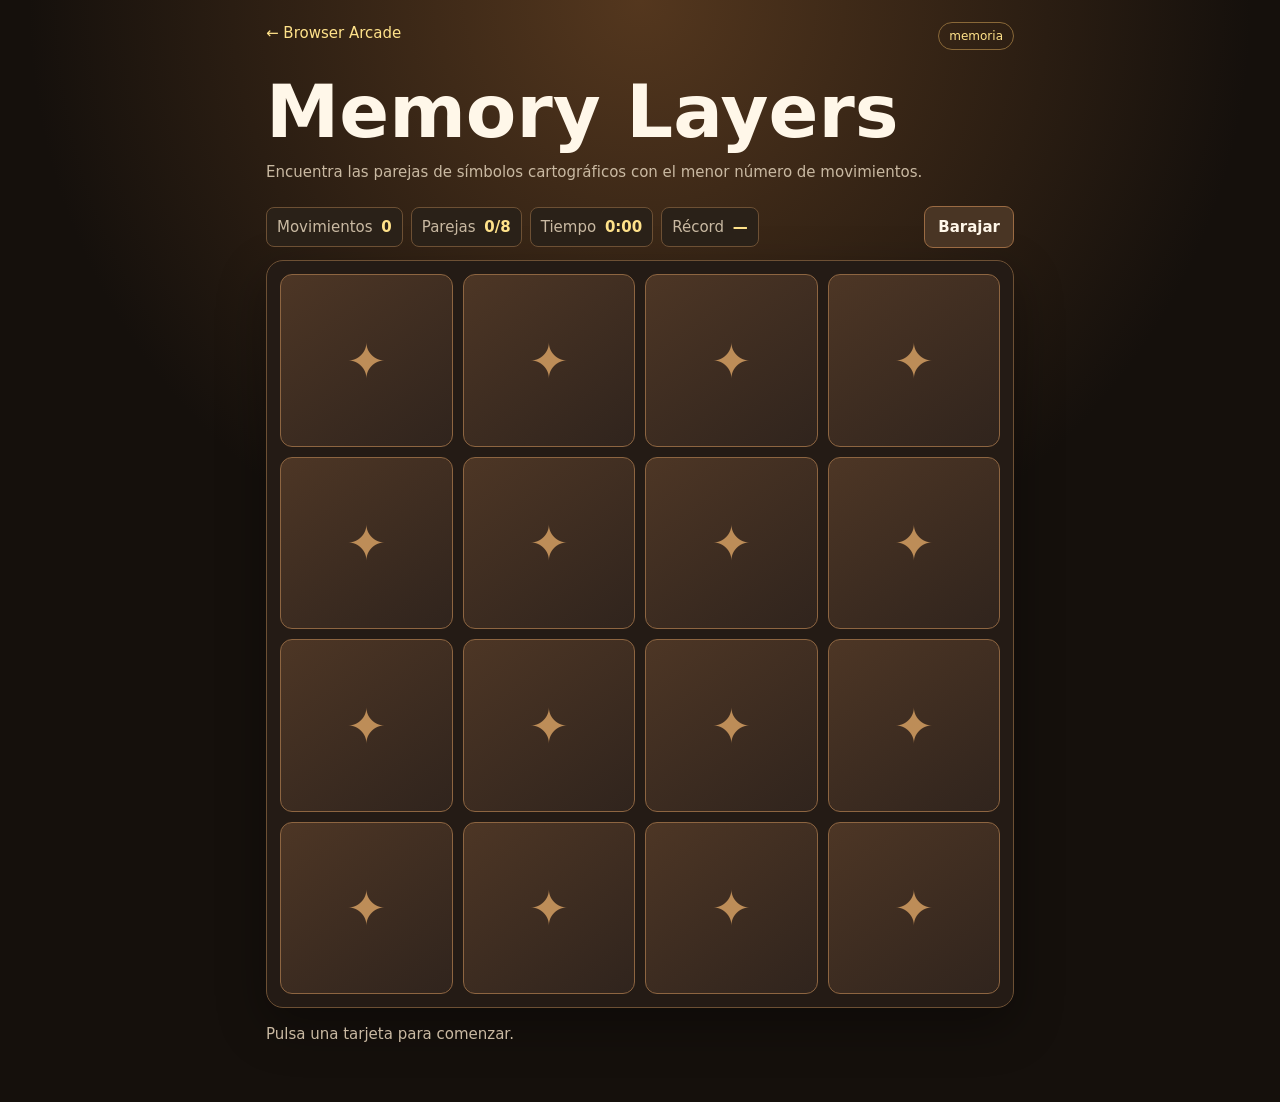
<file: juegos/memory-layers/index.html>
<!doctype html><html lang="es"><head><meta charset="utf-8"><meta name="viewport" content="width=device-width,initial-scale=1"><meta name="description" content="Memory Layers, juego de memoria local"><title>Memory Layers · Browser Arcade</title><link rel="stylesheet" href="styles.css"></head><body><main class="game"><header><a href="../../">← Browser Arcade</a><span class="badge">memoria</span><h1>Memory Layers</h1><p>Encuentra las parejas de símbolos cartográficos con el menor número de movimientos.</p></header><section class="topbar"><span>Movimientos <b id="moves">0</b></span><span>Parejas <b id="matches">0/8</b></span><span>Tiempo <b id="time">0:00</b></span><span>Récord <b id="best">—</b></span><button id="new" class="secondary">Barajar</button></section><section id="board" class="board" aria-label="Tablero de memoria"></section><p id="status" class="status">Pulsa una tarjeta para comenzar.</p></main><script src="app.js"></script></body></html>
</file>
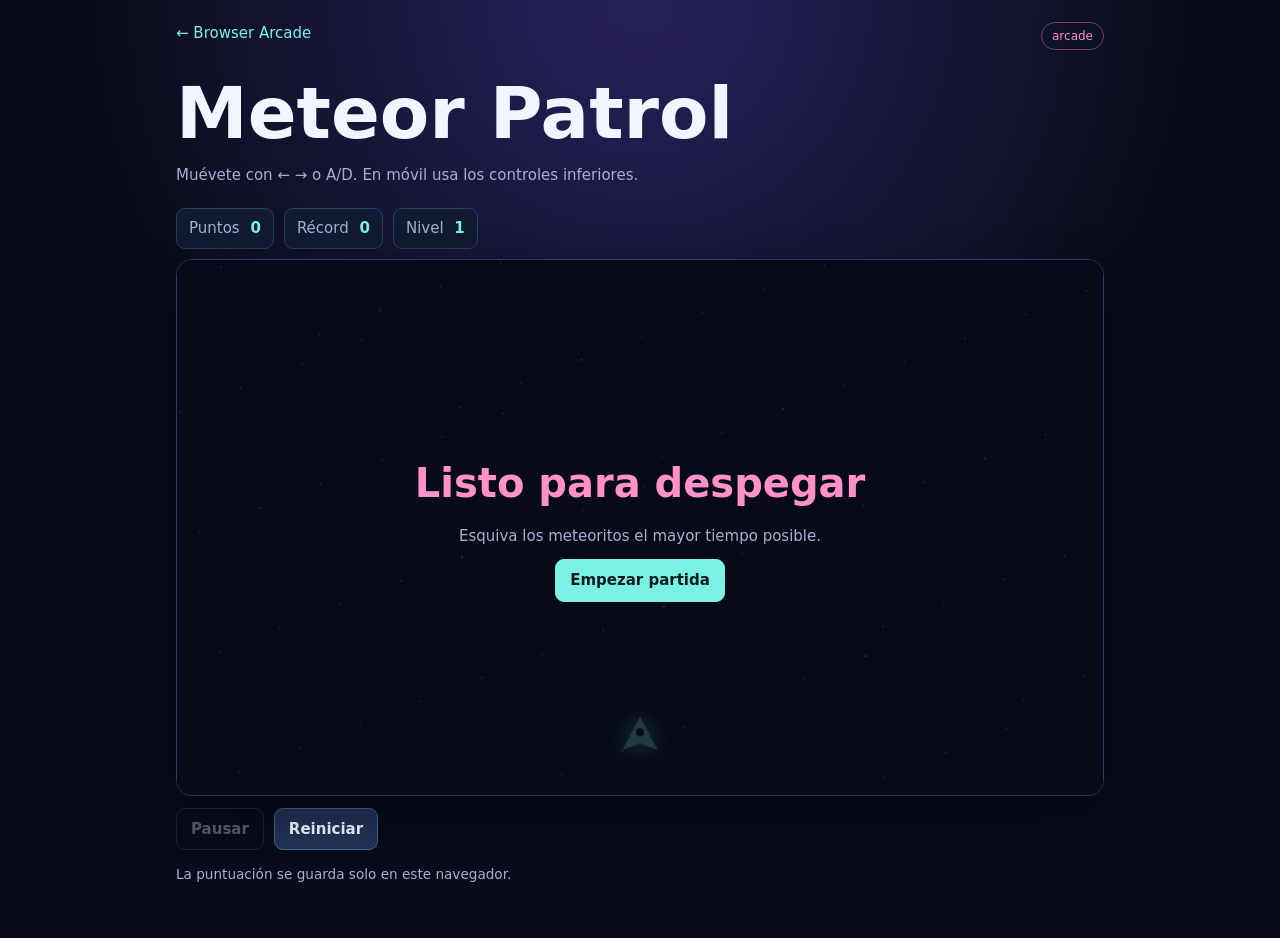
<file: juegos/meteor-patrol/index.html>
<!doctype html><html lang="es"><head><meta charset="utf-8"><meta name="viewport" content="width=device-width,initial-scale=1,viewport-fit=cover"><meta name="description" content="Meteor Patrol, juego arcade local"><title>Meteor Patrol · Browser Arcade</title><link rel="stylesheet" href="styles.css"></head><body><main class="game"><header><a href="../../">← Browser Arcade</a><span class="badge">arcade</span><h1>Meteor Patrol</h1><p>Muévete con ← → o A/D. En móvil usa los controles inferiores.</p></header><section class="hud"><span>Puntos <b id="score">0</b></span><span>Récord <b id="best">0</b></span><span>Nivel <b id="level">1</b></span></section><div class="board"><canvas id="canvas" width="900" height="520" aria-label="Zona de juego Meteor Patrol"></canvas><div id="message" class="message"><strong>Listo para despegar</strong><span>Esquiva los meteoritos el mayor tiempo posible.</span><button id="start" type="button" class="primary">Empezar partida</button></div></div><div class="game-actions"><button id="pause" type="button" class="ghost" disabled>Pausar</button><button id="restart" type="button" class="secondary">Reiniciar</button></div><div class="touch" aria-label="Controles táctiles"><button type="button" data-key="ArrowLeft" aria-label="Mover a la izquierda">←</button><button type="button" data-key="ArrowRight" aria-label="Mover a la derecha">→</button></div><p id="status" class="hint">La puntuación se guarda solo en este navegador.</p></main><script src="app.js"></script></body></html>
</file>
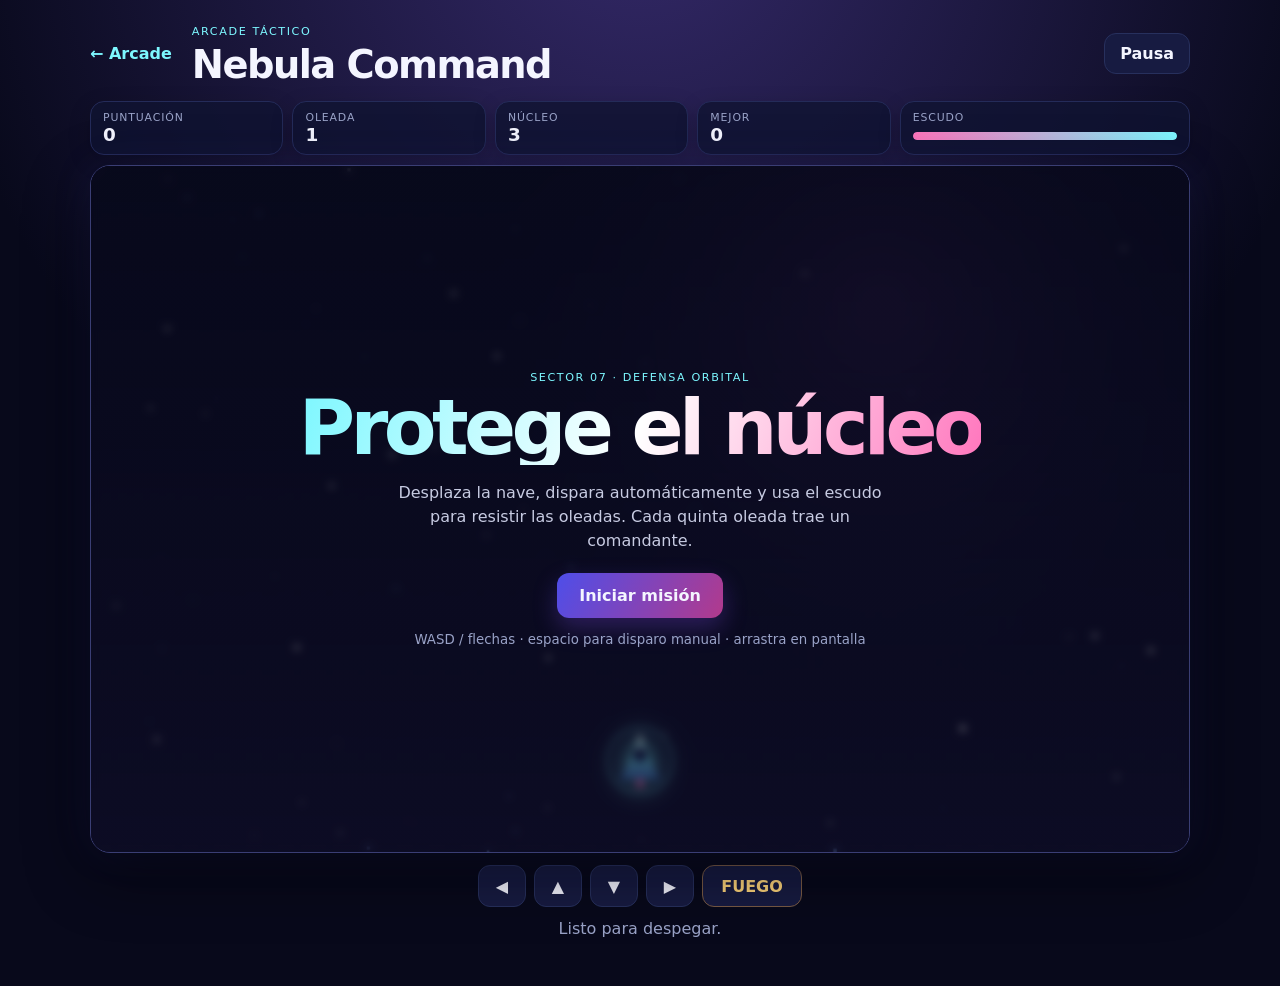
<file: juegos/nebula-command/index.html>
<!doctype html>
<html lang="es">
<head>
  <meta charset="utf-8">
  <meta name="viewport" content="width=device-width,initial-scale=1,viewport-fit=cover">
  <meta name="theme-color" content="#08091b">
  <title>Nebula Command · Browser Arcade</title>
  <link rel="stylesheet" href="styles.css">
</head>
<body>
  <main class="game-shell">
    <header class="topbar">
      <a href="../../">← Arcade</a>
      <div><span class="eyebrow">arcade táctico</span><h1>Nebula Command</h1></div>
      <button id="pause" class="secondary" type="button">Pausa</button>
    </header>
    <section class="hud" aria-label="Estado de la partida">
      <div><span>Puntuación</span><strong id="score">0</strong></div>
      <div><span>Oleada</span><strong id="wave">1</strong></div>
      <div><span>Núcleo</span><strong id="lives">3</strong></div>
      <div><span>Mejor</span><strong id="best">0</strong></div>
      <div class="energy"><span>Escudo</span><i><b id="shield"></b></i></div>
    </section>
    <section class="arena-wrap">
      <canvas id="arena" width="960" height="600" aria-label="Campo de batalla espacial"></canvas>
      <div id="message" class="message">
        <p class="eyebrow">sector 07 · defensa orbital</p>
        <h2>Protege el núcleo</h2>
        <p>Desplaza la nave, dispara automáticamente y usa el escudo para resistir las oleadas. Cada quinta oleada trae un comandante.</p>
        <button id="start" class="primary" type="button">Iniciar misión</button>
        <small>WASD / flechas · espacio para disparo manual · arrastra en pantalla</small>
      </div>
    </section>
    <div class="controls" aria-label="Controles táctiles">
      <button data-key="ArrowLeft" type="button">◀</button><button data-key="ArrowUp" type="button">▲</button>
      <button data-key="ArrowDown" type="button">▼</button><button data-key="ArrowRight" type="button">▶</button>
      <button id="fire" class="fire" type="button">FUEGO</button>
    </div>
    <p id="status" class="status" role="status">Listo para despegar.</p>
  </main>
  <script src="app.js"></script>
</body>
</html>
</file>
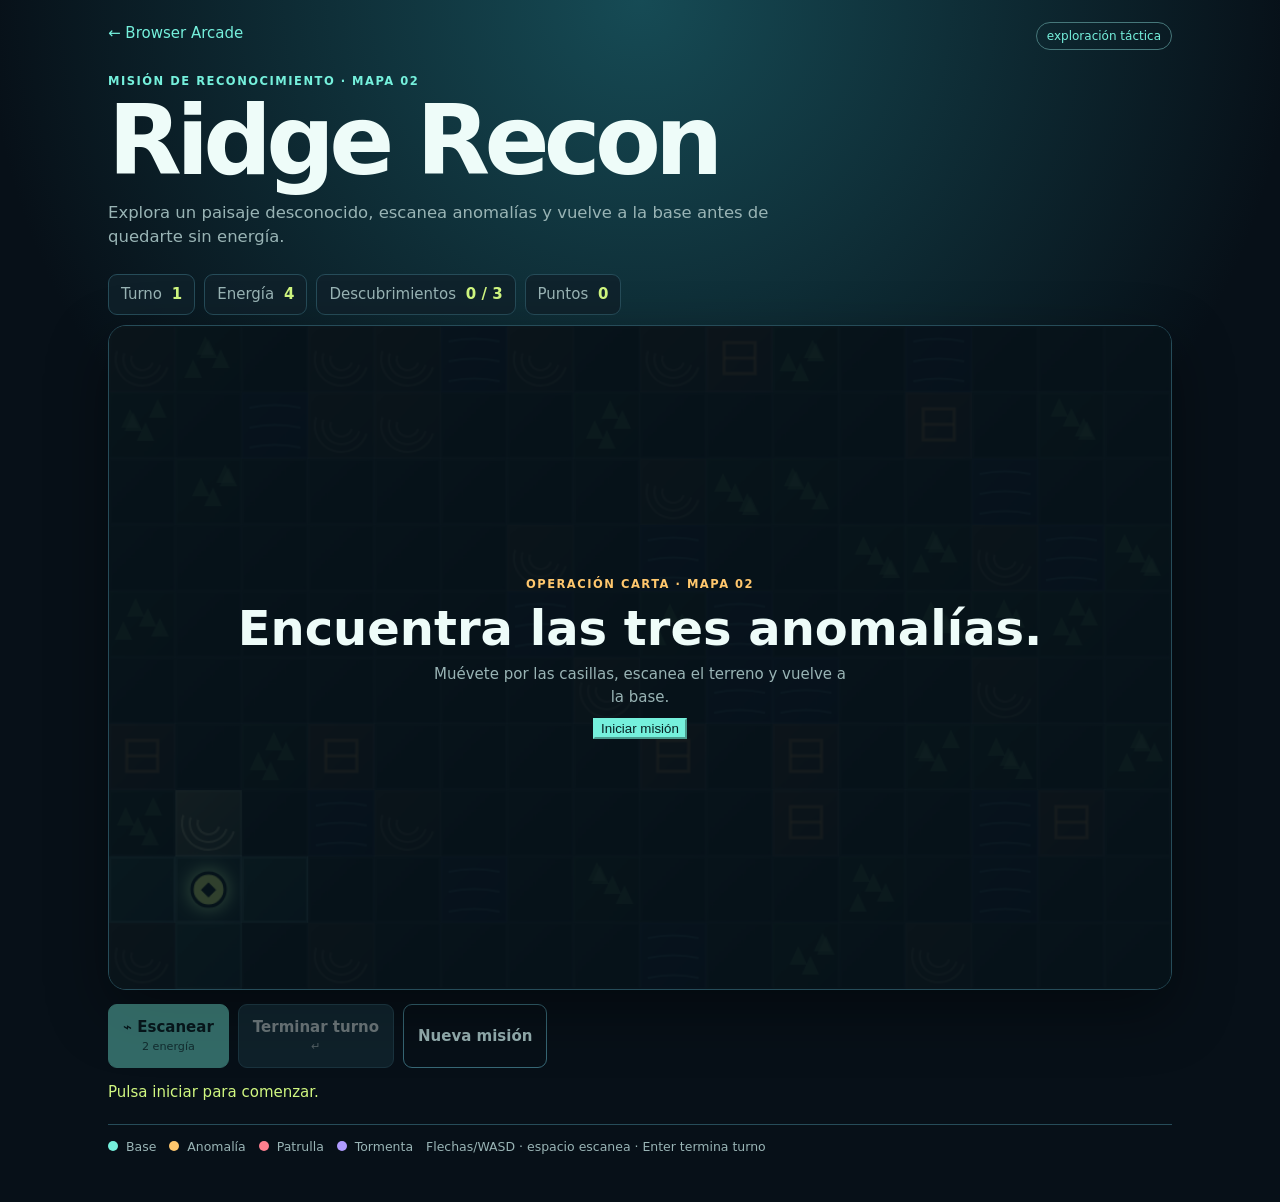
<file: juegos/ridge-recon/index.html>
<!doctype html>
<html lang="es">
<head>
  <meta charset="utf-8">
  <meta name="viewport" content="width=device-width,initial-scale=1,viewport-fit=cover">
  <meta name="description" content="Ridge Recon, juego táctico de exploración cartográfica que funciona localmente en el navegador.">
  <title>Ridge Recon · Browser Arcade</title>
  <link rel="stylesheet" href="styles.css">
</head>
<body>
  <main class="game"><header class="hero"><a href="../../">← Browser Arcade</a><span class="badge">exploración táctica</span><p class="eyebrow">MISIÓN DE RECONOCIMIENTO · MAPA 02</p><h1>Ridge Recon</h1><p>Explora un paisaje desconocido, escanea anomalías y vuelve a la base antes de quedarte sin energía.</p></header>
    <section class="hud" aria-label="Estado de la misión"><span>Turno <b id="turn">1</b></span><span>Energía <b id="energy">4</b></span><span>Descubrimientos <b id="discoveries">0 / 3</b></span><span>Puntos <b id="score">0</b></span></section>
    <section class="board-wrap"><canvas id="board" width="960" height="600" aria-label="Mapa táctico de Ridge Recon"></canvas><div id="message" class="message"><p class="eyebrow">OPERACIÓN CARTA</p><strong>Encuentra las tres anomalías.</strong><span>Muévete por las casillas, escanea el terreno y evita las patrullas rivales.</span><button id="start" type="button" class="primary">Iniciar misión</button></div></section>
    <section class="controls"><div class="actions"><button id="scan" type="button" class="primary" disabled>⌁ Escanear <small>2 energía</small></button><button id="end" type="button" class="secondary" disabled>Terminar turno <small>↵</small></button><button id="restart" type="button" class="ghost">Nueva misión</button></div><div class="touch" aria-label="Controles táctiles"><button type="button" data-move="up" aria-label="Mover arriba">↑</button><div><button type="button" data-move="left" aria-label="Mover izquierda">←</button><button type="button" data-move="down" aria-label="Mover abajo">↓</button><button type="button" data-move="right" aria-label="Mover derecha">→</button></div></div><p id="status" class="status" role="status">Pulsa iniciar para comenzar.</p></section>
    <section class="legend"><span><i class="dot base"></i> Base</span><span><i class="dot target"></i> Anomalía</span><span><i class="dot sentinel"></i> Patrulla</span><span><i class="dot storm"></i> Tormenta</span><span>Flechas/WASD · espacio escanea · Enter termina turno</span></section>
  </main>
  <script src="app.js?v=ridge-recon-1"></script>
</body>
</html>
</file>
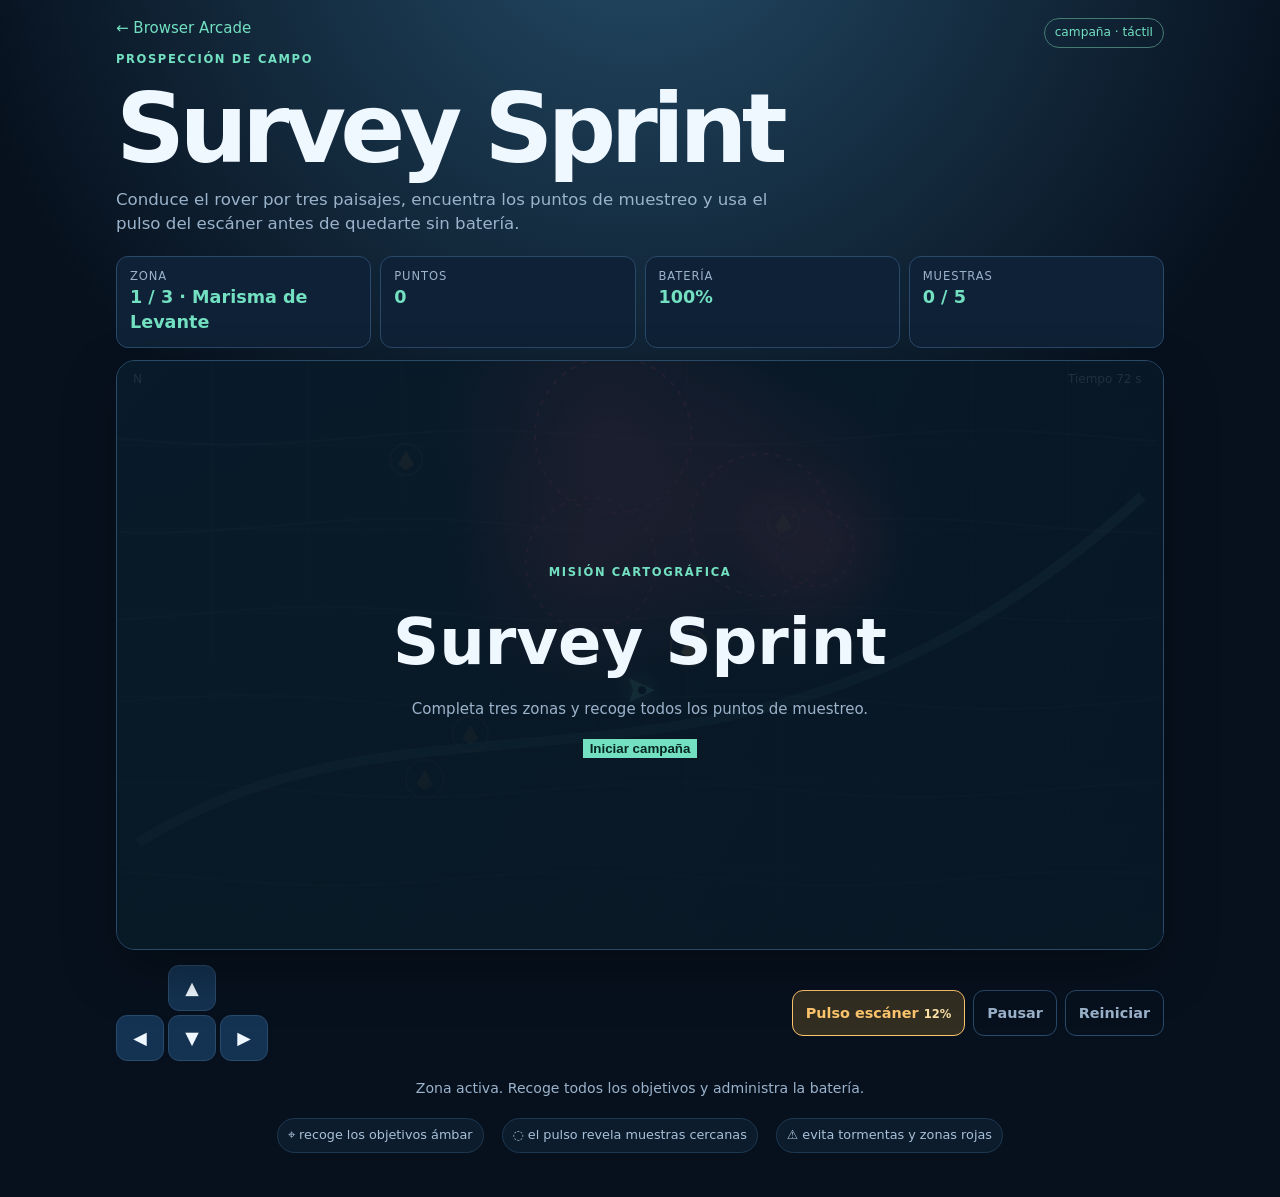
<file: juegos/survey-sprint/index.html>
<!doctype html>
<html lang="es">
<head>
  <meta charset="utf-8">
  <meta name="viewport" content="width=device-width,initial-scale=1">
  <meta name="theme-color" content="#091525">
  <meta name="description" content="Juego de prospección cartográfica con campaña, escáner y controles táctiles.">
  <link rel="stylesheet" href="styles.css">
  <title>Survey Sprint · Browser Arcade</title>
</head>
<body>
  <main class="game">
    <header><a href="../../">← Browser Arcade</a><span class="badge">campaña · táctil</span><p class="eyebrow">prospección de campo</p><h1>Survey Sprint</h1><p class="intro">Conduce el rover por tres paisajes, encuentra los puntos de muestreo y usa el pulso del escáner antes de quedarte sin batería.</p></header>
    <section class="hud" aria-label="Estado de la misión">
      <div><span>Zona</span><b id="mission">Preparación</b></div><div><span>Puntos</span><b id="score">0</b></div><div><span>Batería</span><b id="battery">100%</b></div><div><span>Muestras</span><b id="samples">0 / 0</b></div>
    </section>
    <section class="stage"><canvas id="canvas" aria-label="Mapa de juego de prospección"></canvas><div class="overlay" id="overlay"><p class="eyebrow">misión cartográfica</p><h2 id="overlayTitle">Survey Sprint</h2><p id="overlayText">Completa tres zonas y recoge todos los puntos de muestreo.</p><button type="button" id="start" class="primary">Iniciar campaña</button></div></section>
    <section class="controls" aria-label="Controles">
      <div class="dpad"><button type="button" data-key="up" aria-label="Avanzar">▲</button><div><button type="button" data-key="left" aria-label="Izquierda">◀</button><button type="button" data-key="down" aria-label="Retroceder">▼</button><button type="button" data-key="right" aria-label="Derecha">▶</button></div></div>
      <div class="actions"><button type="button" id="pulse" class="scan">Pulso escáner <span>12%</span></button><button type="button" id="pause" class="ghost">Pausar</button><button type="button" id="restart" class="ghost">Reiniciar</button></div>
    </section>
    <p class="status" id="status" role="status" aria-live="polite">Flechas/WASD para moverte · espacio para escanear · funciona también con los controles táctiles.</p>
    <section class="tips"><span>⌖ recoge los objetivos ámbar</span><span>◌ el pulso revela muestras cercanas</span><span>⚠ evita tormentas y zonas rojas</span></section>
  </main>
  <script src="app.js"></script>
</body>
</html>
</file>
<file: styles.css>
:root{--bg:#080c1a;--panel:#121a31;--line:#2c3a65;--text:#f2f5ff;--muted:#a6b0d0;--cyan:#7af1e2;--pink:#ff90c8;--yellow:#ffe28a}*{box-sizing:border-box}body{margin:0;min-height:100vh;background:radial-gradient(circle at 20% 0,#253067 0,transparent 38%),radial-gradient(circle at 90% 65%,#31204c 0,transparent 32%),var(--bg);color:var(--text);font:16px/1.5 system-ui,-apple-system,Segoe UI,sans-serif}.shell{max-width:1100px;margin:auto;padding:clamp(26px,7vw,80px) 20px}.hero{max-width:720px;margin-bottom:34px}.eyebrow{color:var(--cyan);font-size:.78rem;text-transform:uppercase;letter-spacing:.14em}.hero h1{font-size:clamp(2.8rem,9vw,6rem);line-height:.95;margin:12px 0}.hero p:not(.eyebrow){color:var(--muted);font-size:1.12rem}.games{display:grid;grid-template-columns:repeat(auto-fit,minmax(280px,1fr));gap:16px}.game-card{display:grid;grid-template-columns:92px 1fr;gap:18px;align-items:center;padding:20px;border:1px solid var(--line);border-radius:20px;color:inherit;text-decoration:none;background:linear-gradient(135deg,#141d39,#0d1429);transition:transform .2s,border-color .2s}.game-card:hover{transform:translateY(-4px);border-color:var(--cyan)}.game-card .art{display:grid;place-items:center;aspect-ratio:1;border-radius:18px;font-size:3.2rem}.meteor .art{color:var(--pink);background:linear-gradient(135deg,#512253,#171c4f)}.path .art{color:var(--cyan);background:linear-gradient(135deg,#123f52,#1b2451)}.memory .art{color:var(--yellow);background:linear-gradient(135deg,#594b1d,#24213e)}.nebula .art{color:#ff9bcf;background:radial-gradient(circle,#722f82,#16194a 70%);text-shadow:0 0 20px #ff76bd}.cartographer .art{color:#a7f6c7;background:linear-gradient(135deg,#1c6e5d,#1c3c4c);text-shadow:0 0 20px #8df0c0}.tactics .art{color:#9fb8ff;background:linear-gradient(135deg,#263d80,#2a274e);text-shadow:0 0 20px #7596ff}.ridge .art{color:#a8a0ff;background:linear-gradient(135deg,#3b2e76,#173d54);text-shadow:0 0 20px #aa9dff}.command .art{color:#73e6ff;background:radial-gradient(circle,#284d86,#19214b 70%);text-shadow:0 0 22px #73e6ff}.tag{margin:0;color:var(--cyan);font-size:.72rem;text-transform:uppercase;letter-spacing:.12em}.game-card h2{margin:5px 0;font-size:1.45rem}.game-card p:not(.tag){color:var(--muted);margin:6px 0 12px}.play{color:var(--cyan);font-weight:700}.features{display:flex;flex-wrap:wrap;gap:10px;margin-top:24px}.features span{padding:8px 11px;border:1px solid var(--line);border-radius:99px;color:var(--muted);font-size:.88rem}footer{margin-top:36px;color:var(--muted);font-size:.88rem}
.survey .art{color:#ffd29b;background:linear-gradient(135deg,#8d3c59,#3b264f);text-shadow:0 0 20px #ff9b72}
.rally .art{color:#ffe48e;background:linear-gradient(135deg,#7b3f65,#26345e);text-shadow:0 0 22px #ffd477}
.frontier .art{color:#8ce8d6;background:linear-gradient(135deg,#245d6d,#273767);text-shadow:0 0 22px #70e2d0}
.rescue .art{color:#ffd273;background:radial-gradient(circle,#8a5f34,#243551 70%);text-shadow:0 0 22px #ffd273}
.defense .art{color:#ff9b9b;background:linear-gradient(135deg,#733b4d,#25325a);text-shadow:0 0 22px #ff8191}
.game-card:focus-visible{outline:3px solid var(--cyan);outline-offset:3px}
@media(max-width:520px){.shell{padding:34px 13px}.games{grid-template-columns:1fr;gap:12px}.game-card{grid-template-columns:70px 1fr;padding:15px;border-radius:16px}.game-card .art{font-size:2.4rem}.game-card h2{font-size:1.25rem}.game-card p:not(.tag){font-size:.92rem}}
</file>
<file: juegos/atlas-command/styles.css>
:root{--bg:#090d1b;--panel:#151c35;--line:#35456f;--text:#f1f4ff;--muted:#a3afd0;--cyan:#73e6ff;--lime:#d8f77d;--amber:#ffc76d;--red:#ff7c98;--purple:#b599ff}*{box-sizing:border-box}body{margin:0;background:radial-gradient(circle at 50% 0,#322a6a,transparent 48%),var(--bg);color:var(--text);font:15px/1.5 system-ui,-apple-system,Segoe UI,sans-serif}.game{max-width:1100px;margin:auto;padding:22px 18px 46px}.hero a{color:var(--cyan);text-decoration:none}.badge{float:right;border:1px solid #68518d;color:var(--purple);padding:4px 10px;border-radius:999px;font-size:.75rem}.eyebrow{color:var(--cyan);letter-spacing:.13em;font-size:.72rem;font-weight:800;margin:28px 0 8px}.hero h1{font-size:clamp(2.7rem,8vw,6rem);line-height:.9;letter-spacing:-.06em;margin:0 0 13px}.hero p:last-child{color:var(--muted);font-size:1.03rem;max-width:700px}.hud{display:flex;gap:8px;flex-wrap:wrap;margin:25px 0 10px}.hud span{background:#151c35db;border:1px solid var(--line);border-radius:9px;padding:8px 11px;color:var(--muted)}.hud b{color:var(--lime);margin-left:5px}.board-wrap{position:relative;border:1px solid var(--line);border-radius:18px;overflow:hidden;background:#070d18;box-shadow:0 24px 65px #0006}.board-wrap canvas{display:block;width:100%;height:auto;aspect-ratio:5/3;touch-action:none}.message{position:absolute;inset:0;background:#070d18d9;display:flex;align-items:center;justify-content:center;flex-direction:column;gap:10px;text-align:center;padding:24px}.message .eyebrow{margin:0;color:var(--amber)}.message strong{font-size:clamp(1.6rem,5vw,3rem);line-height:1.05}.message span{color:var(--muted);max-width:500px}.message[hidden]{display:none}.actions{display:flex;gap:9px;flex-wrap:wrap;margin-top:14px}.actions button{font:inherit;font-weight:800;border-radius:9px;padding:10px 13px;cursor:pointer;border:1px solid #5368a0}.actions button small{display:block;font-size:.7rem;font-weight:500;opacity:.75}.primary{background:var(--cyan);border-color:var(--cyan)!important;color:#071a24}.secondary{background:#28345f;color:var(--text)}.upgrade{background:#382f66;color:#f1e7ff;border-color:#7359a9!important}.ghost{background:transparent;color:var(--muted)}button:disabled{opacity:.42;cursor:not-allowed}.touch{text-align:center;margin:15px 0 2px}.touch button{width:55px;height:46px;margin:3px;background:#222b55;border:1px solid #5368a0;border-radius:10px;color:var(--cyan);font-size:1.25rem;touch-action:manipulation}.status{min-height:25px;color:var(--lime);margin:13px 0 0}.legend{display:flex;gap:13px;align-items:center;flex-wrap:wrap;border-top:1px solid var(--line);margin-top:18px;padding-top:13px;color:var(--muted);font-size:.78rem}.dot{display:inline-block;width:10px;height:10px;border-radius:50%;margin-right:4px}.base{background:var(--cyan)}.beacon{background:var(--amber)}.enemy{background:var(--red)}.scan{background:var(--purple)}@media(min-width:760px){.touch{display:none}}@media(max-width:600px){.game{padding:16px 12px 32px}.badge{float:none;display:inline-block;margin-left:8px}.hero .eyebrow{margin-top:24px}.hud{gap:6px}.hud span{padding:7px 8px;font-size:.82rem}.board-wrap canvas{min-height:250px;object-fit:contain}.actions{display:grid;grid-template-columns:1fr 1fr}.actions button{min-height:48px}.actions button small{display:inline;margin-left:4px}.actions .primary{grid-column:1/-1}.legend{gap:8px}.legend span:last-child{width:100%;margin-top:4px}}
</file>
<file: juegos/atlas-frontier/styles.css>
:root{--bg:#07111f;--panel:#10233a;--line:#2d4d72;--text:#edf6ff;--muted:#9eb8d2;--cyan:#70e2d0;--yellow:#ffd272;--red:#ff778f;--green:#8ee7a4}*{box-sizing:border-box}body{margin:0;background:radial-gradient(circle at 10% 0,#24466a 0,transparent 39%),radial-gradient(circle at 100% 55%,#49355b 0,transparent 31%),var(--bg);color:var(--text);font:15px/1.45 system-ui,-apple-system,Segoe UI,sans-serif}.game{max-width:1120px;margin:auto;padding:18px 16px 45px}a{color:var(--cyan);text-decoration:none}.badge{float:right;border:1px solid #507c88;border-radius:99px;padding:5px 10px;color:var(--cyan);font-size:.76rem}.eyebrow{color:var(--cyan);font-size:.72rem;font-weight:800;letter-spacing:.14em;text-transform:uppercase}.game h1{font-size:clamp(2.9rem,8vw,6rem);line-height:.88;letter-spacing:-.07em;margin:19px 0 11px}.intro{max-width:750px;color:var(--muted);font-size:1.05rem}.hud{display:grid;grid-template-columns:repeat(4,1fr);gap:9px;margin:20px 0 12px}.hud div{padding:11px 13px;border:1px solid var(--line);border-radius:12px;background:#10233b}.hud span{display:block;color:var(--muted);font-size:.7rem;letter-spacing:.08em;text-transform:uppercase}.hud b{color:var(--cyan);font-size:1.08rem}.stage{position:relative;overflow:hidden;border:1px solid var(--line);border-radius:20px;background:#081727;box-shadow:0 22px 60px #0006}.stage canvas{display:block;width:100%;aspect-ratio:16/10;min-height:320px;touch-action:none;cursor:pointer}.overlay{position:absolute;inset:0;display:flex;align-items:center;justify-content:center;flex-direction:column;text-align:center;background:linear-gradient(#071322e0,#081526ed);padding:24px}.overlay[hidden]{display:none}.overlay h2{font-size:clamp(2rem,5vw,4rem);margin:4px 0 10px}.overlay p:not(.eyebrow){max-width:510px;color:var(--muted);margin:0 0 18px}.actions{display:flex;gap:8px;flex-wrap:wrap;align-items:center;justify-content:center;padding:15px 0}.actions button{min-height:47px;border:1px solid var(--line);border-radius:11px;padding:10px 14px;background:#183657;color:var(--text);font:700 .92rem system-ui;cursor:pointer;touch-action:manipulation}.actions button span{font-size:.7rem;color:var(--muted);font-weight:500}.primary{border-color:var(--cyan)!important;background:var(--cyan)!important;color:#06261f!important}.scan{border-color:var(--cyan)!important;color:var(--cyan)!important}.claim{border-color:var(--yellow)!important;color:var(--yellow)!important;background:#383221!important}.end{border-color:var(--green)!important;color:var(--green)!important;background:#17382e!important}.ghost{background:transparent!important;color:var(--muted)!important}.actions button:disabled{opacity:.4;cursor:not-allowed}.status{min-height:22px;margin:2px 0;color:var(--muted);text-align:center;font-size:.88rem}.tips{display:flex;justify-content:center;gap:18px;flex-wrap:wrap;margin-top:17px;color:#afc5dd;font-size:.8rem}.tips span{padding:7px 10px;border:1px solid #243e62;border-radius:99px;background:#0d1c31}@media(max-width:640px){.game{padding:14px 11px 34px}.badge{float:none;display:inline-block;margin-left:8px}.hud{grid-template-columns:repeat(2,1fr)}.hud div{padding:9px 10px}.stage canvas{min-height:265px}.actions{display:grid;grid-template-columns:repeat(2,1fr)}.actions button{width:100%}.tips{justify-content:flex-start;gap:7px}.tips span{font-size:.73rem}}@media(prefers-reduced-motion:reduce){*{animation:none!important;transition:none!important}}
</file>
<file: juegos/carto-rally/styles.css>
:root{--bg:#0a1020;--panel:#131d35;--line:#33466f;--text:#eff5ff;--muted:#a5b6d2;--cyan:#75e7d5;--pink:#ff91bd;--yellow:#ffd477;--green:#92e6a3}*{box-sizing:border-box}body{margin:0;min-height:100vh;background:radial-gradient(circle at 15% -5%,#3a477a 0,transparent 38%),radial-gradient(circle at 100% 65%,#4e2b55 0,transparent 30%),var(--bg);color:var(--text);font:15px/1.45 system-ui,-apple-system,Segoe UI,sans-serif}.game{max-width:1080px;margin:auto;padding:18px 16px 44px}a{color:var(--cyan);text-decoration:none}.badge{float:right;border:1px solid #557d87;border-radius:99px;padding:5px 10px;color:var(--cyan);font-size:.76rem}.eyebrow{color:var(--cyan);font-size:.72rem;font-weight:800;letter-spacing:.14em;text-transform:uppercase}.game h1{font-size:clamp(2.9rem,8vw,6rem);line-height:.88;letter-spacing:-.07em;margin:19px 0 11px}.intro{max-width:720px;color:var(--muted);font-size:1.05rem}.hud{display:grid;grid-template-columns:repeat(4,1fr);gap:9px;margin:20px 0 12px}.hud div{padding:11px 13px;border:1px solid var(--line);border-radius:12px;background:#121e36}.hud span{display:block;color:var(--muted);font-size:.7rem;letter-spacing:.08em;text-transform:uppercase}.hud b{color:var(--cyan);font-size:1.08rem}.stage{position:relative;overflow:hidden;border:1px solid var(--line);border-radius:20px;background:#080e1d;box-shadow:0 22px 60px #0006}.stage canvas{display:block;width:100%;aspect-ratio:16/10;min-height:310px;touch-action:none}.overlay{position:absolute;inset:0;display:flex;align-items:center;justify-content:center;flex-direction:column;text-align:center;background:linear-gradient(#070e1ddd,#090f20ec);padding:24px}.overlay[hidden]{display:none}.overlay h2{font-size:clamp(2rem,5vw,4rem);margin:4px 0 10px}.overlay p:not(.eyebrow){max-width:500px;color:var(--muted);margin:0 0 18px}.controls{display:flex;justify-content:space-between;align-items:center;gap:18px;padding:15px 0}.dpad{display:flex;flex-direction:column;align-items:center;gap:4px}.dpad>button{margin-bottom:0}.dpad div{display:flex;gap:4px}.controls button{min-width:48px;min-height:46px;border:1px solid var(--line);border-radius:11px;background:#182e52;color:var(--text);font:700 1.1rem system-ui;cursor:pointer;user-select:none;-webkit-user-select:none;touch-action:none}.controls button:active,.controls button.active{transform:translateY(1px);background:#2b507b}.actions{display:flex;gap:8px;align-items:center;flex-wrap:wrap}.actions button{padding:10px 13px;font-size:.9rem}.primary{border:1px solid var(--cyan)!important;background:var(--cyan)!important;color:#06251f!important;font-weight:800}.turbo{border-color:var(--yellow)!important;background:#3b3221!important;color:var(--yellow)!important}.turbo span{font-size:.72rem;color:#ffe7a8}.ghost{background:transparent!important;color:var(--muted)!important}.status{min-height:22px;margin:2px 0;text-align:center;color:var(--muted);font-size:.88rem}.tips{display:flex;justify-content:center;gap:18px;flex-wrap:wrap;margin-top:18px;color:#aec3df;font-size:.8rem}.tips span{padding:7px 10px;border:1px solid #25395e;border-radius:99px;background:#101a30}@media(max-width:620px){.game{padding:14px 11px 34px}.badge{float:none;display:inline-block;margin-left:8px}.hud{grid-template-columns:repeat(2,1fr)}.hud div{padding:9px 10px}.stage canvas{min-height:250px}.controls{align-items:flex-end}.actions{justify-content:flex-end}.actions button{min-width:44px}.actions .turbo{max-width:150px}.tips{justify-content:flex-start;gap:7px}.tips span{font-size:.73rem}}@media(prefers-reduced-motion:reduce){*{animation:none!important;transition:none!important}}
</file>
<file: juegos/carto-tactics/styles.css>
:root{color-scheme:dark;--ink:#f2f6ff;--muted:#a5b1cb;--line:#334769;--panel:#101a2ee8;--cyan:#75e9d2;--pink:#ff87bd;--gold:#ffd77b}*{box-sizing:border-box}body{margin:0;min-height:100vh;background:radial-gradient(circle at 65% 0,#304c7b,#090e1c 58%);color:var(--ink);font:15px/1.5 system-ui,sans-serif}.game-shell{width:min(1080px,calc(100% - 24px));margin:auto;padding:18px 0 32px}.topbar{display:flex;align-items:center;gap:18px;margin-bottom:12px}.topbar>a{color:var(--cyan);text-decoration:none;font-weight:700}.topbar>div{flex:1}.eyebrow{margin:0;color:var(--cyan);font-size:.68rem;letter-spacing:.14em;text-transform:uppercase}.topbar h1{margin:3px 0 0;font-size:clamp(1.5rem,4vw,2.5rem);letter-spacing:-.05em}.secondary,.primary{min-height:42px;border:1px solid var(--line);border-radius:10px;padding:10px 14px;background:#1a2b4a;color:var(--ink);font:inherit;font-weight:800;cursor:pointer}.primary{background:linear-gradient(120deg,#2b9d83,#5d74d9);border:0}.secondary:hover,.primary:hover{outline:2px solid var(--cyan);outline-offset:2px}.hud{display:grid;grid-template-columns:repeat(4,1fr) 2fr;gap:8px;margin-bottom:10px}.hud>div{padding:9px 11px;border:1px solid var(--line);border-radius:12px;background:var(--panel);box-shadow:0 8px 22px #0003}.hud span{display:block;color:var(--muted);font-size:.66rem;text-transform:uppercase;letter-spacing:.08em}.hud strong{font-size:1.1rem}.objective strong{color:var(--gold);white-space:nowrap;overflow:hidden;text-overflow:ellipsis}.arena-wrap{position:relative;border:1px solid #466185;border-radius:18px;overflow:hidden;background:#0b1122;box-shadow:0 20px 55px #0007}.arena-wrap canvas{display:block;width:100%;height:auto;aspect-ratio:3/2;touch-action:none}.message{position:absolute;inset:0;display:flex;align-items:center;justify-content:center;flex-direction:column;text-align:center;padding:24px;background:#09101ed1;backdrop-filter:blur(5px)}.message.hidden{display:none}.message h2{margin:8px 0 14px;font-size:clamp(2rem,7vw,4.8rem);line-height:.94;letter-spacing:-.07em;background:linear-gradient(110deg,var(--cyan),#fff,var(--gold));background-clip:text;color:transparent}.message p:not(.eyebrow){max-width:540px;color:#cbd5e8;line-height:1.5;margin:0 0 18px}.message small{margin-top:13px;color:var(--muted)}.actions{display:flex;align-items:center;gap:14px;margin:11px 0}.actions button{flex:0 0 auto}.actions span{color:var(--muted);font-size:.82rem}.legend{display:flex;gap:12px;flex-wrap:wrap;color:var(--muted);font-size:.75rem}.legend span{display:flex;align-items:center;gap:5px}.legend i{display:inline-block;width:13px;height:13px;border-radius:4px;background:#789b67}.legend .player{background:var(--cyan)}.legend .rival{background:var(--pink)}.legend .beacon{background:var(--gold);border-radius:50%}.legend .water{background:#4d96bf}@media(max-width:650px){.game-shell{width:calc(100% - 14px);padding-top:10px}.topbar{gap:9px}.topbar>a{font-size:.82rem}.hud{grid-template-columns:repeat(4,1fr)}.hud .objective{grid-column:1/-1}.hud strong{font-size:.95rem}.actions{align-items:stretch;flex-direction:column;gap:8px}.actions button{width:100%}.message h2{font-size:3rem}.message p:not(.eyebrow){font-size:.85rem}.message small{font-size:.67rem}}
</file>
<file: juegos/cartographer-quest/styles.css>
:root{color-scheme:dark;--ink:#f1f7ec;--muted:#a4b7a5;--line:#304d42;--panel:#101f1bd9;--mint:#8df0c0;--gold:#ffd77c;--water:#4d9bc4;--forest:#368b68}*{box-sizing:border-box}body{margin:0;min-height:100vh;background:radial-gradient(circle at 50% -10%,#27594a,#091312 60%);color:var(--ink);font-family:Inter,ui-sans-serif,system-ui,sans-serif}.game-shell{width:min(1120px,calc(100% - 28px));margin:0 auto;padding:20px 0 38px}.topbar{display:flex;align-items:center;gap:20px;margin-bottom:14px}.topbar>a{color:var(--mint);text-decoration:none;font-weight:700}.topbar>div{flex:1}.eyebrow{margin:0;color:var(--mint);font-size:.7rem;letter-spacing:.14em;text-transform:uppercase}.topbar h1{margin:3px 0 0;font-size:clamp(1.5rem,3vw,2.4rem);letter-spacing:-.05em}.secondary,.primary,.controls button{border:1px solid var(--line);border-radius:12px;background:#142923;color:var(--ink);font:inherit;font-weight:800;cursor:pointer}.secondary{padding:10px 15px}.secondary:hover,.controls button:hover{border-color:var(--mint);color:var(--mint)}.hud{display:grid;grid-template-columns:1fr 1fr 1fr 1fr 2fr;gap:9px;margin-bottom:10px}.hud>div{border:1px solid #28453c;background:var(--panel);border-radius:14px;padding:9px 12px;box-shadow:0 7px 22px #0003}.hud span{display:block;color:var(--muted);font-size:.68rem;text-transform:uppercase;letter-spacing:.08em}.hud strong{font-size:1.07rem}.quest strong{display:block;white-space:nowrap;overflow:hidden;text-overflow:ellipsis;color:var(--gold)}.map-wrap{position:relative;border:1px solid #467667;border-radius:20px;overflow:hidden;box-shadow:0 20px 65px #0007,0 0 44px #58c6971a;background:#0b1816}.map-wrap>canvas:first-child{display:block;width:100%;height:auto;aspect-ratio:8/5;touch-action:none}.map-wrap #minimap{position:absolute;right:18px;top:18px;width:180px;height:110px;border:1px solid #b9e3bd99;border-radius:10px;background:#0c1a17dd;box-shadow:0 8px 25px #0006}.message{position:absolute;inset:0;display:flex;flex-direction:column;align-items:center;justify-content:center;text-align:center;padding:24px;background:linear-gradient(#071110d9,#071110ad);backdrop-filter:blur(4px)}.message.hidden{display:none}.message h2{font-size:clamp(2rem,6vw,4.6rem);line-height:.95;margin:8px 0 16px;letter-spacing:-.07em;background:linear-gradient(110deg,var(--mint),#fff,var(--gold));-webkit-background-clip:text;background-clip:text;color:transparent}.message p:not(.eyebrow){max-width:520px;color:#d0ded2;line-height:1.5;margin:0 0 20px}.message small{margin-top:14px;color:var(--muted)}.primary{padding:13px 22px;background:linear-gradient(120deg,#2d9b79,#bb8b35);border:0;box-shadow:0 10px 25px #51ba8a44}.controls{display:grid;grid-template-columns:repeat(3,48px);justify-content:center;gap:8px;margin:12px 0}.controls button{width:48px;height:42px}.status{color:var(--muted);text-align:center;margin:10px 0}.status.hot{color:var(--gold)}@media(max-width:700px){.game-shell{width:calc(100% - 18px);padding-top:12px}.topbar{gap:10px}.topbar>a{font-size:.82rem}.hud{grid-template-columns:repeat(4,1fr)}.hud .quest{grid-column:1/-1}.hud strong{font-size:1rem}.map-wrap #minimap{right:8px;top:8px;width:130px;height:80px}.message h2{font-size:2.8rem}.message p:not(.eyebrow){font-size:.86rem}.message small{font-size:.68rem}}
</file>
<file: juegos/contour-defense/styles.css>
:root{--bg:#080f1d;--panel:#122238;--line:#2e4d6d;--text:#f0f8ff;--muted:#9eb5cc;--cyan:#76e6d0;--yellow:#ffd274;--red:#ff8191;--blue:#88baff}*{box-sizing:border-box}html{background:var(--bg)}body{margin:0;min-width:300px;background:radial-gradient(circle at 18% 0,#284e69 0,transparent 36%),radial-gradient(circle at 100% 65%,#482e53 0,transparent 32%),var(--bg);color:var(--text);font:15px/1.45 system-ui,-apple-system,Segoe UI,sans-serif}.game{max-width:1160px;margin:auto;padding:18px 15px calc(42px + env(safe-area-inset-bottom))}a{color:var(--cyan);text-decoration:none;font-weight:750}.badge{float:right;border:1px solid #477c86;border-radius:99px;padding:5px 10px;color:var(--cyan);font-size:.75rem}.eyebrow{color:var(--cyan);font-size:.72rem;font-weight:850;letter-spacing:.14em;text-transform:uppercase}.game header .eyebrow{margin-top:27px}.game h1{font-size:clamp(3rem,8vw,6.4rem);line-height:.86;letter-spacing:-.07em;margin:15px 0 11px}.intro{max-width:780px;color:var(--muted);font-size:1.06rem}.hud{display:grid;grid-template-columns:repeat(4,1fr);gap:9px;margin:20px 0 12px}.hud div{padding:11px 13px;border:1px solid var(--line);border-radius:12px;background:#102b43}.hud span{display:block;color:var(--muted);font-size:.69rem;letter-spacing:.08em;text-transform:uppercase}.hud b{display:block;color:var(--cyan);font-size:1.08rem;margin-top:2px}.stage{position:relative;overflow:hidden;border:1px solid var(--line);border-radius:20px;background:#071724;box-shadow:0 22px 60px #0007}.stage canvas{display:block;width:100%;height:auto;aspect-ratio:16/9;min-height:300px;touch-action:none;cursor:crosshair}.overlay{position:absolute;inset:0;display:flex;align-items:center;justify-content:center;flex-direction:column;text-align:center;background:linear-gradient(#071321dc,#081827f1);padding:24px}.overlay[hidden]{display:none}.overlay h2{font-size:clamp(2rem,5vw,4.2rem);line-height:1;margin:4px 0 10px}.overlay p:not(.eyebrow){max-width:520px;color:var(--muted);margin:0 0 18px}.actions{display:flex;gap:9px;flex-wrap:wrap;justify-content:center;padding:15px 0 8px}.actions button{min-height:48px;border:1px solid var(--line);border-radius:11px;padding:10px 15px;background:#183856;color:var(--text);font-weight:800;cursor:pointer;touch-action:manipulation}.primary{border-color:var(--cyan)!important;background:var(--cyan)!important;color:#06231e!important}.ghost{background:transparent!important;color:var(--muted)!important}.actions button:disabled{opacity:.4;cursor:not-allowed}.status{min-height:22px;color:var(--muted);text-align:center;font-size:.88rem;margin:3px 0}.tips{display:flex;justify-content:center;gap:9px;flex-wrap:wrap;margin-top:15px;color:#afc5d9;font-size:.78rem}.tips span{padding:7px 10px;border:1px solid #244462;border-radius:99px;background:#0d1e32}@media(max-width:650px){.game{padding:14px 10px 34px}.badge{float:none;display:inline-block;margin-left:8px}.hud{grid-template-columns:repeat(2,1fr)}.hud div{padding:9px 10px}.stage canvas{min-height:245px}.actions{display:grid;grid-template-columns:repeat(2,1fr);width:min(100%,420px);margin:auto}.actions button{width:100%}.actions .ghost:last-child{grid-column:1 / -1}.tips{justify-content:flex-start}.tips span{font-size:.72rem}}@media(prefers-reduced-motion:reduce){*{animation:none!important;transition:none!important}}
</file>
<file: juegos/geo-rescue/styles.css>
:root{--bg:#070f1c;--panel:#102237;--line:#2b4c6d;--text:#eff8ff;--muted:#9bb4c9;--cyan:#72e7d2;--yellow:#ffd273;--red:#ff8294;--blue:#85bbff}*{box-sizing:border-box}html{background:var(--bg)}body{margin:0;min-width:300px;background:radial-gradient(circle at 15% 0,#28516b 0,transparent 35%),radial-gradient(circle at 100% 65%,#472c52 0,transparent 31%),var(--bg);color:var(--text);font:15px/1.45 system-ui,-apple-system,Segoe UI,sans-serif}.game{max-width:1160px;margin:auto;padding:18px 15px calc(42px + env(safe-area-inset-bottom))}a{color:var(--cyan);text-decoration:none;font-weight:700}.badge{float:right;border:1px solid #397878;border-radius:99px;padding:5px 10px;color:var(--cyan);font-size:.75rem}.eyebrow{color:var(--cyan);font-size:.72rem;font-weight:850;letter-spacing:.14em;text-transform:uppercase}.topbar .eyebrow{margin-top:27px}.game h1{font-size:clamp(3rem,8vw,6.5rem);line-height:.86;letter-spacing:-.07em;margin:15px 0 11px}.intro{max-width:760px;color:var(--muted);font-size:1.06rem}.hud{display:grid;grid-template-columns:repeat(4,1fr);gap:9px;margin:20px 0 12px}.hud div{padding:11px 13px;border:1px solid var(--line);border-radius:12px;background:#102a43}.hud span{display:block;color:var(--muted);font-size:.69rem;letter-spacing:.08em;text-transform:uppercase}.hud b{display:block;color:var(--cyan);font-size:1.08rem;margin-top:2px}.stage{position:relative;overflow:hidden;border:1px solid var(--line);border-radius:20px;background:#071522;box-shadow:0 22px 60px #0007}.stage canvas{display:block;width:100%;aspect-ratio:16/9;min-height:300px;touch-action:none;cursor:crosshair}.overlay{position:absolute;inset:0;display:flex;align-items:center;justify-content:center;flex-direction:column;text-align:center;background:linear-gradient(#071321db,#081827f0);padding:24px}.overlay[hidden]{display:none}.overlay h2{font-size:clamp(2rem,5vw,4.2rem);line-height:1;margin:4px 0 10px}.overlay p:not(.eyebrow){max-width:510px;color:var(--muted);margin:0 0 18px}.controls{display:flex;justify-content:center;align-items:center;gap:23px;flex-wrap:wrap;padding:16px 0 9px}.dpad{display:grid;grid-template-columns:repeat(3,48px);grid-template-rows:repeat(2,48px);gap:6px}.dpad button{width:48px;height:48px;padding:0;border:1px solid #3d6c88;border-radius:12px;background:#173a59;color:#dffaff;font-size:1.05rem;cursor:pointer;touch-action:manipulation}.dpad button:first-child{grid-column:2}.dpad button:nth-child(2){grid-column:1;grid-row:2}.dpad button:nth-child(3){grid-column:2;grid-row:2}.dpad button:nth-child(4){grid-column:3;grid-row:2}.dpad button:active{background:#2e6682;transform:scale(.96)}.actions{display:flex;gap:8px;flex-wrap:wrap;justify-content:center}.actions button{min-height:48px;border:1px solid var(--line);border-radius:11px;padding:10px 14px;background:#183754;color:var(--text);font-weight:750;cursor:pointer;touch-action:manipulation}.actions button span{display:block;color:var(--muted);font-size:.7rem;font-weight:500}.primary{border-color:var(--cyan)!important;background:var(--cyan)!important;color:#06261f!important;font-weight:850!important}.scan{border-color:var(--blue)!important;color:var(--blue)!important}.boost{border-color:var(--yellow)!important;color:var(--yellow)!important;background:#3b3423!important}.ghost{background:transparent!important;color:var(--muted)!important}.actions button:disabled,.dpad button:disabled{opacity:.4;cursor:not-allowed}.status{min-height:22px;margin:3px 0;text-align:center;color:var(--muted);font-size:.88rem}.tips{display:flex;justify-content:center;gap:9px;flex-wrap:wrap;margin-top:15px;color:#aec4d8;font-size:.78rem}.tips span{padding:7px 10px;border:1px solid #244361;border-radius:99px;background:#0d1d31}@media(max-width:650px){.game{padding:14px 10px 34px}.badge{float:none;display:inline-block;margin-left:8px}.hud{grid-template-columns:repeat(2,1fr)}.hud div{padding:9px 10px}.stage canvas{min-height:245px}.controls{gap:16px}.actions{display:grid;grid-template-columns:repeat(2,minmax(0,1fr));width:min(100%,360px)}.actions button{width:100%}.actions .ghost{grid-column:1 / -1}.tips{justify-content:flex-start}.tips span{font-size:.72rem}}@media(prefers-reduced-motion:reduce){*{animation:none!important;transition:none!important}}
</file>
<file: juegos/hex-path/styles.css>
:root{--bg:#08151b;--panel:#102631;--line:#285466;--text:#f0fbfa;--muted:#9eb9bd;--cyan:#7af1e2;--lime:#d0f780;--pink:#ff90c8}*{box-sizing:border-box}body{margin:0;background:radial-gradient(circle at 50% 0,#174451,transparent 48%),var(--bg);color:var(--text);font:15px/1.5 system-ui,-apple-system,Segoe UI,sans-serif}.game{max-width:760px;margin:auto;padding:22px 16px 40px}a{color:var(--cyan);text-decoration:none}.badge{float:right;color:var(--cyan);border:1px solid #356b77;border-radius:99px;padding:4px 10px;font-size:.75rem}.game h1{font-size:clamp(2.3rem,8vw,4.6rem);line-height:.95;margin:32px 0 7px}.game header p,.status{color:var(--muted)}.topbar{display:flex;gap:9px;align-items:center;flex-wrap:wrap;margin:22px 0 12px}.topbar span{padding:8px 11px;border:1px solid var(--line);background:var(--panel);border-radius:8px;color:var(--muted)}.topbar b{color:var(--lime);margin-left:5px}.topbar button{margin-left:auto}button{font:inherit;font-weight:700;cursor:pointer;border-radius:9px;padding:9px 13px}.secondary{background:#1e3d4b;border:1px solid #48738a;color:var(--text)}.grid{display:grid;grid-template-columns:repeat(8,1fr);gap:7px;padding:15px;border:1px solid var(--line);border-radius:17px;background:#0c202a;box-shadow:0 18px 50px #0004}.cell{aspect-ratio:1;border:1px solid #285466;border-radius:25%;background:#122f3b;color:transparent;font-size:1.2rem;transition:transform .12s,background .12s}.cell.open{background:#1e5360}.cell.player{background:var(--cyan);color:#082027;box-shadow:0 0 20px #7af1e277}.cell.goal{background:var(--lime);color:#17250b}.cell.wall{background:#263047;border-color:#475170}.cell.player.goal{background:linear-gradient(135deg,var(--cyan),var(--lime))}.cell:not(.wall):hover{transform:scale(.94);cursor:pointer}.mobile-controls{text-align:center;margin-top:18px}.mobile-controls button{width:54px;height:45px;margin:3px;background:#163847;color:var(--cyan);border:1px solid #396e7d;font-size:1.2rem}.status{min-height:24px}@media(max-width:500px){.badge{float:none;display:inline-block;margin-left:8px}.topbar button{margin-left:0;width:100%}.grid{gap:4px;padding:9px}.cell{font-size:.9rem}}
</file>
<file: juegos/memory-layers/styles.css>
:root{--bg:#15100c;--panel:#2a2118;--line:#6d5034;--text:#fff7e9;--muted:#c9b9a2;--gold:#ffe28a;--orange:#ffad72;--cyan:#7af1e2}*{box-sizing:border-box}body{margin:0;background:radial-gradient(circle at 50% 0,#54371e,transparent 48%),var(--bg);color:var(--text);font:15px/1.5 system-ui,-apple-system,Segoe UI,sans-serif}.game{max-width:780px;margin:auto;padding:22px 16px 40px}a{color:var(--gold);text-decoration:none}.badge{float:right;border:1px solid #896838;color:var(--gold);padding:4px 10px;border-radius:99px;font-size:.75rem}.game h1{font-size:clamp(2.3rem,8vw,4.6rem);line-height:.95;margin:32px 0 7px}.game header p,.status{color:var(--muted)}.topbar{display:flex;flex-wrap:wrap;align-items:center;gap:8px;margin:22px 0 12px}.topbar span{padding:8px 10px;border:1px solid var(--line);background:var(--panel);border-radius:8px;color:var(--muted)}.topbar b{color:var(--gold);margin-left:4px}.topbar button{margin-left:auto}button{font:inherit;font-weight:700;cursor:pointer;border-radius:9px;padding:9px 13px}.secondary{background:#493524;border:1px solid #9b6b43;color:var(--text)}.board{display:grid;grid-template-columns:repeat(4,1fr);gap:10px;padding:13px;border:1px solid var(--line);border-radius:17px;background:#241b15;box-shadow:0 18px 50px #0005}.card{position:relative;aspect-ratio:1;border:1px solid #8d6541;border-radius:12px;background:linear-gradient(145deg,#4d3625,#30241d);color:transparent;font-size:clamp(1.8rem,7vw,3rem);transform-style:preserve-3d;transition:transform .22s,background .22s}.card::before{content:'✦';color:#bd8d58;position:absolute;inset:0;display:grid;place-items:center}.card.open,.card.matched{background:linear-gradient(145deg,#f5d37b,#bd7f45);color:#2a1a0e}.card.open::before,.card.matched::before{content:''}.card.matched{box-shadow:0 0 18px #ffe28a77}.card:disabled{cursor:default}.status{min-height:24px}@media(max-width:500px){.badge{float:none;display:inline-block;margin-left:8px}.topbar button{margin-left:0;width:100%}.board{gap:6px;padding:8px}}
</file>
<file: juegos/meteor-patrol/styles.css>
:root{--bg:#080c1a;--panel:#121a31;--line:#2c3a65;--text:#f2f5ff;--muted:#a6b0d0;--cyan:#7af1e2;--pink:#ff90c8;--yellow:#ffe28a}*{box-sizing:border-box}body{margin:0;background:radial-gradient(circle at 50% 0,#28215c,transparent 48%),var(--bg);color:var(--text);font:15px/1.5 system-ui,-apple-system,Segoe UI,sans-serif}.game{max-width:960px;margin:auto;padding:22px 16px 40px}a{color:var(--cyan);text-decoration:none}.badge{float:right;border:1px solid #744366;color:var(--pink);padding:4px 10px;border-radius:99px;font-size:.75rem}.game h1{font-size:clamp(2.2rem,7vw,4.5rem);line-height:1;margin:32px 0 6px}.game header p,.hint{color:var(--muted)}.hud{display:flex;gap:10px;flex-wrap:wrap;margin:22px 0 10px}.hud span{padding:8px 12px;border:1px solid var(--line);border-radius:9px;background:var(--panel);color:var(--muted)}.hud b{color:var(--cyan);margin-left:6px}.board{position:relative;overflow:hidden;border:1px solid var(--line);border-radius:16px;background:#070b18;box-shadow:0 18px 50px #0005}.board canvas{display:block;width:100%;height:auto;background:linear-gradient(#0b1025,#110c25)}.message{position:absolute;inset:0;display:flex;flex-direction:column;align-items:center;justify-content:center;gap:12px;background:#070b18c9;text-align:center;padding:20px}.message strong{font-size:clamp(1.5rem,5vw,2.5rem);color:var(--pink)}.message span{color:var(--muted)}button{font:inherit;font-weight:700;cursor:pointer;border-radius:9px;padding:9px 14px}.primary{background:var(--cyan);border:1px solid var(--cyan);color:#061c20}.secondary{background:#213256;border:1px solid #44618e;color:var(--text)}.ghost{background:transparent;border:1px solid var(--line);color:var(--muted)}button:disabled{opacity:.45;cursor:not-allowed}.game-actions{display:flex;gap:10px;margin-top:12px}.touch{display:flex;gap:12px;justify-content:center;margin-top:16px}.touch button{width:92px;height:54px;background:#1a2548;border:1px solid #405282;color:var(--cyan);font-size:1.8rem;touch-action:none}.hint{font-size:.85rem}@media(min-width:700px){.touch{display:none}}@media(max-width:500px){.badge{float:none;display:inline-block;margin-left:8px}}
</file>
<file: juegos/nebula-command/styles.css>
:root{color-scheme:dark;--ink:#f4f5ff;--muted:#9aa3c8;--line:#27305d;--panel:#101331cc;--cyan:#7df7ff;--pink:#ff76bd;--gold:#ffd67b}*{box-sizing:border-box}body{margin:0;min-height:100vh;background:radial-gradient(circle at 50% -10%,#342969,#08091b 56%);color:var(--ink);font-family:Inter,ui-sans-serif,system-ui,sans-serif}.game-shell{width:min(1100px,calc(100% - 28px));margin:0 auto;padding:20px 0 38px}.topbar{display:flex;align-items:center;gap:20px;margin-bottom:14px}.topbar>a{color:var(--cyan);text-decoration:none;font-weight:700}.topbar>div{flex:1}.eyebrow{margin:0;color:var(--cyan);font-size:.7rem;letter-spacing:.14em;text-transform:uppercase}.topbar h1{margin:3px 0 0;font-size:clamp(1.5rem,3vw,2.4rem);letter-spacing:-.04em}.secondary,.primary,.controls button{border:1px solid var(--line);border-radius:12px;background:#171b41;color:var(--ink);font:inherit;font-weight:800;cursor:pointer}.secondary{padding:10px 15px}.secondary:hover,.controls button:hover{border-color:var(--cyan);color:var(--cyan)}.hud{display:grid;grid-template-columns:repeat(4,1fr) 1.5fr;gap:9px;margin-bottom:10px}.hud>div{border:1px solid #242b59;background:var(--panel);border-radius:14px;padding:9px 12px;box-shadow:0 7px 22px #0003}.hud span{display:block;color:var(--muted);font-size:.68rem;text-transform:uppercase;letter-spacing:.08em}.hud strong{font-size:1.15rem}.energy i{display:block;height:8px;background:#262c50;border-radius:8px;margin-top:8px;overflow:hidden}.energy b{display:block;height:100%;width:100%;background:linear-gradient(90deg,var(--pink),var(--cyan));border-radius:8px;transition:width .15s}.arena-wrap{position:relative;border:1px solid #3a3e74;border-radius:20px;overflow:hidden;box-shadow:0 20px 65px #0007,0 0 40px #4b5cff1a;background:#070918}.arena-wrap canvas{display:block;width:100%;height:auto;aspect-ratio:8/5;touch-action:none}.message{position:absolute;inset:0;display:flex;flex-direction:column;align-items:center;justify-content:center;text-align:center;padding:24px;background:linear-gradient(#08091bcc,#08091b9c);backdrop-filter:blur(4px)}.message.hidden{display:none}.message h2{font-size:clamp(2rem,6vw,4.8rem);line-height:.95;margin:8px 0 16px;letter-spacing:-.06em;background:linear-gradient(110deg,var(--cyan),#fff,var(--pink));-webkit-background-clip:text;background-clip:text;color:transparent}.message p:not(.eyebrow){max-width:520px;color:#c7cbe2;line-height:1.5;margin:0 0 20px}.message small{margin-top:14px;color:var(--muted)}.primary{padding:13px 22px;background:linear-gradient(120deg,#4e4ee9,#b23a8c);border:0;box-shadow:0 10px 25px #8b52ff44}.controls{display:flex;justify-content:center;gap:8px;margin:12px 0}.controls button{width:48px;height:42px}.controls .fire{width:100px;color:var(--gold);border-color:#7a5b45}.status{color:var(--muted);text-align:center;margin:10px 0}.status.hot{color:var(--gold)}@media(max-width:650px){.game-shell{width:calc(100% - 18px);padding-top:12px}.topbar{gap:10px}.topbar>a{font-size:.82rem}.hud{grid-template-columns:repeat(4,1fr)}.hud .energy{grid-column:1/-1}.hud strong{font-size:1rem}.message h2{font-size:2.8rem}.message p:not(.eyebrow){font-size:.86rem}.message small{font-size:.68rem}.controls{margin-bottom:6px}}
</file>
<file: juegos/ridge-recon/styles.css>
:root{--bg:#071018;--panel:#10212b;--line:#264c59;--text:#eefcf9;--muted:#99b4b5;--cyan:#75f0dc;--lime:#d0f780;--amber:#ffc76d;--red:#ff7f8f}*{box-sizing:border-box}body{margin:0;background:radial-gradient(circle at 50% 0,#164b55,transparent 48%),var(--bg);color:var(--text);font:15px/1.5 system-ui,-apple-system,Segoe UI,sans-serif}.game{max-width:1100px;margin:auto;padding:22px 18px 46px}.hero a{color:var(--cyan);text-decoration:none}.badge{float:right;border:1px solid #46777a;color:var(--cyan);padding:4px 10px;border-radius:999px;font-size:.75rem}.eyebrow{color:var(--cyan);letter-spacing:.13em;font-size:.72rem;font-weight:800;margin:28px 0 8px}.hero h1{font-size:clamp(2.7rem,8vw,6rem);line-height:.9;margin:0 0 12px;letter-spacing:-.06em}.hero p:last-child{color:var(--muted);max-width:680px;font-size:1.03rem}.hud{display:flex;gap:9px;flex-wrap:wrap;margin:24px 0 10px}.hud span{background:#10212bd9;border:1px solid var(--line);border-radius:9px;padding:8px 12px;color:var(--muted)}.hud b{color:var(--lime);margin-left:5px}.board-wrap{position:relative;background:#07151a;border:1px solid var(--line);border-radius:18px;overflow:hidden;box-shadow:0 22px 60px #0006}.board-wrap canvas{display:block;width:100%;height:auto;aspect-ratio:8/5;touch-action:none}.message{position:absolute;inset:0;display:flex;align-items:center;justify-content:center;flex-direction:column;gap:10px;text-align:center;padding:22px;background:#061017c9}.message .eyebrow{margin:0;color:var(--amber)}.message strong{font-size:clamp(1.6rem,5vw,3rem);line-height:1.05}.message span{color:var(--muted);max-width:430px}.message[hidden]{display:none}.actions{display:flex;gap:9px;margin-top:14px}.actions button{font:inherit;font-weight:800;border-radius:9px;padding:11px 14px;cursor:pointer;border:1px solid #376876}.actions button small{display:block;font-size:.7rem;font-weight:500;opacity:.75}.primary{background:var(--cyan);color:#062022;border-color:var(--cyan)!important}.secondary{background:#1b3a45;color:var(--text)}.ghost{background:transparent;color:var(--muted)}button:disabled{opacity:.4;cursor:not-allowed}.touch{text-align:center;margin:15px 0 2px}.touch button{width:55px;height:46px;margin:3px;background:#143440;border:1px solid #3b6974;border-radius:10px;color:var(--cyan);font-size:1.25rem;touch-action:manipulation}.status{min-height:25px;color:var(--lime);margin:13px 0 0}.legend{display:flex;gap:13px;align-items:center;flex-wrap:wrap;border-top:1px solid var(--line);margin-top:18px;padding-top:13px;color:var(--muted);font-size:.78rem}.dot{display:inline-block;width:10px;height:10px;border-radius:50%;margin-right:4px}.base{background:var(--cyan)}.target{background:var(--amber)}.sentinel{background:var(--red)}.storm{background:#b09bff}@media(min-width:760px){.touch{display:none}}@media(max-width:600px){.game{padding:16px 12px 32px}.badge{float:none;display:inline-block;margin-left:8px}.hero .eyebrow{margin-top:24px}.hud{gap:6px}.hud span{padding:7px 9px;font-size:.83rem}.board-wrap canvas{min-height:255px;object-fit:contain}.actions{display:grid;grid-template-columns:1fr 1fr}.actions .primary{grid-column:1/-1}.actions button{min-height:48px}.actions button small{display:inline;margin-left:4px}.legend{gap:8px}.legend span:last-child{width:100%;margin-top:4px}}
</file>
<file: juegos/survey-sprint/styles.css>
:root{--bg:#07111e;--panel:#102239;--line:#2a4a6a;--text:#eff7ff;--muted:#9bb3cb;--accent:#72e0c1;--warm:#ffc66e;--red:#ff718d;--blue:#82b9ff}*{box-sizing:border-box}body{margin:0;background:radial-gradient(circle at 50% -10%,#244c68 0,transparent 47%),var(--bg);color:var(--text);font:15px/1.45 system-ui,-apple-system,Segoe UI,sans-serif}.game{max-width:1080px;margin:auto;padding:18px 16px 44px}a{color:var(--accent);text-decoration:none}.badge{float:right;border:1px solid #457c72;border-radius:99px;padding:5px 10px;color:var(--accent);font-size:.76rem}.eyebrow{text-transform:uppercase;letter-spacing:.14em;color:var(--accent);font-weight:800;font-size:.72rem}.game header h1{font-size:clamp(2.8rem,8vw,6rem);line-height:.88;letter-spacing:-.06em;margin:19px 0 11px}.intro{max-width:700px;color:var(--muted);font-size:1.04rem}.hud{display:grid;grid-template-columns:repeat(4,1fr);gap:9px;margin:20px 0 12px}.hud div{padding:11px 13px;border:1px solid var(--line);border-radius:12px;background:#0f2136}.hud span{display:block;color:var(--muted);font-size:.72rem;text-transform:uppercase;letter-spacing:.08em}.hud b{color:var(--accent);font-size:1.1rem}.stage{position:relative;overflow:hidden;border:1px solid var(--line);border-radius:19px;background:#081724;box-shadow:0 20px 55px #0005}.stage canvas{display:block;width:100%;aspect-ratio:16/9;min-height:310px;touch-action:none}.overlay{position:absolute;inset:0;display:flex;align-items:center;justify-content:center;flex-direction:column;text-align:center;background:linear-gradient(#071524d9,#081724ed);padding:24px}.overlay[hidden]{display:none}.overlay h2{font-size:clamp(2rem,5vw,4rem);margin:4px 0 10px}.overlay p:not(.eyebrow){max-width:490px;color:var(--muted);margin:0 0 18px}.controls{display:flex;justify-content:space-between;align-items:center;gap:18px;padding:15px 0}.dpad{display:flex;flex-direction:column;align-items:center;gap:4px}.dpad>button{margin-bottom:0}.dpad div{display:flex;gap:4px}.controls button{min-width:48px;min-height:46px;border:1px solid var(--line);border-radius:11px;background:#143251;color:var(--text);font:700 1.1rem system-ui;cursor:pointer;user-select:none;-webkit-user-select:none;touch-action:none}.controls button:active,.controls button.active{transform:translateY(1px);background:#265275}.actions{display:flex;align-items:center;gap:8px;flex-wrap:wrap}.actions button{padding:10px 13px;font-size:.9rem}.primary{border:1px solid var(--accent)!important;background:var(--accent)!important;color:#06261e!important;font-weight:800}.scan{border-color:var(--warm)!important;color:var(--warm)!important;background:#332e22!important}.scan span{font-size:.72rem;color:#ffe4a8}.ghost{background:transparent!important;color:var(--muted)!important}.status{min-height:22px;margin:2px 0;color:var(--muted);text-align:center;font-size:.88rem}.tips{display:flex;justify-content:center;gap:18px;flex-wrap:wrap;margin-top:18px;color:#a8c1d9;font-size:.8rem}.tips span{padding:7px 10px;border:1px solid #1d3851;border-radius:99px;background:#0c1c2d}@media(max-width:620px){.game{padding:14px 11px 34px}.badge{float:none;display:inline-block;margin-left:8px}.hud{grid-template-columns:repeat(2,1fr)}.hud div{padding:9px 10px}.stage canvas{min-height:250px}.controls{align-items:flex-end}.actions{justify-content:flex-end}.actions button{min-width:44px}.actions .scan{max-width:150px}.tips{justify-content:flex-start;gap:7px}.tips span{font-size:.73rem}}@media(prefers-reduced-motion:reduce){*{animation:none!important;transition:none!important}}
</file>
